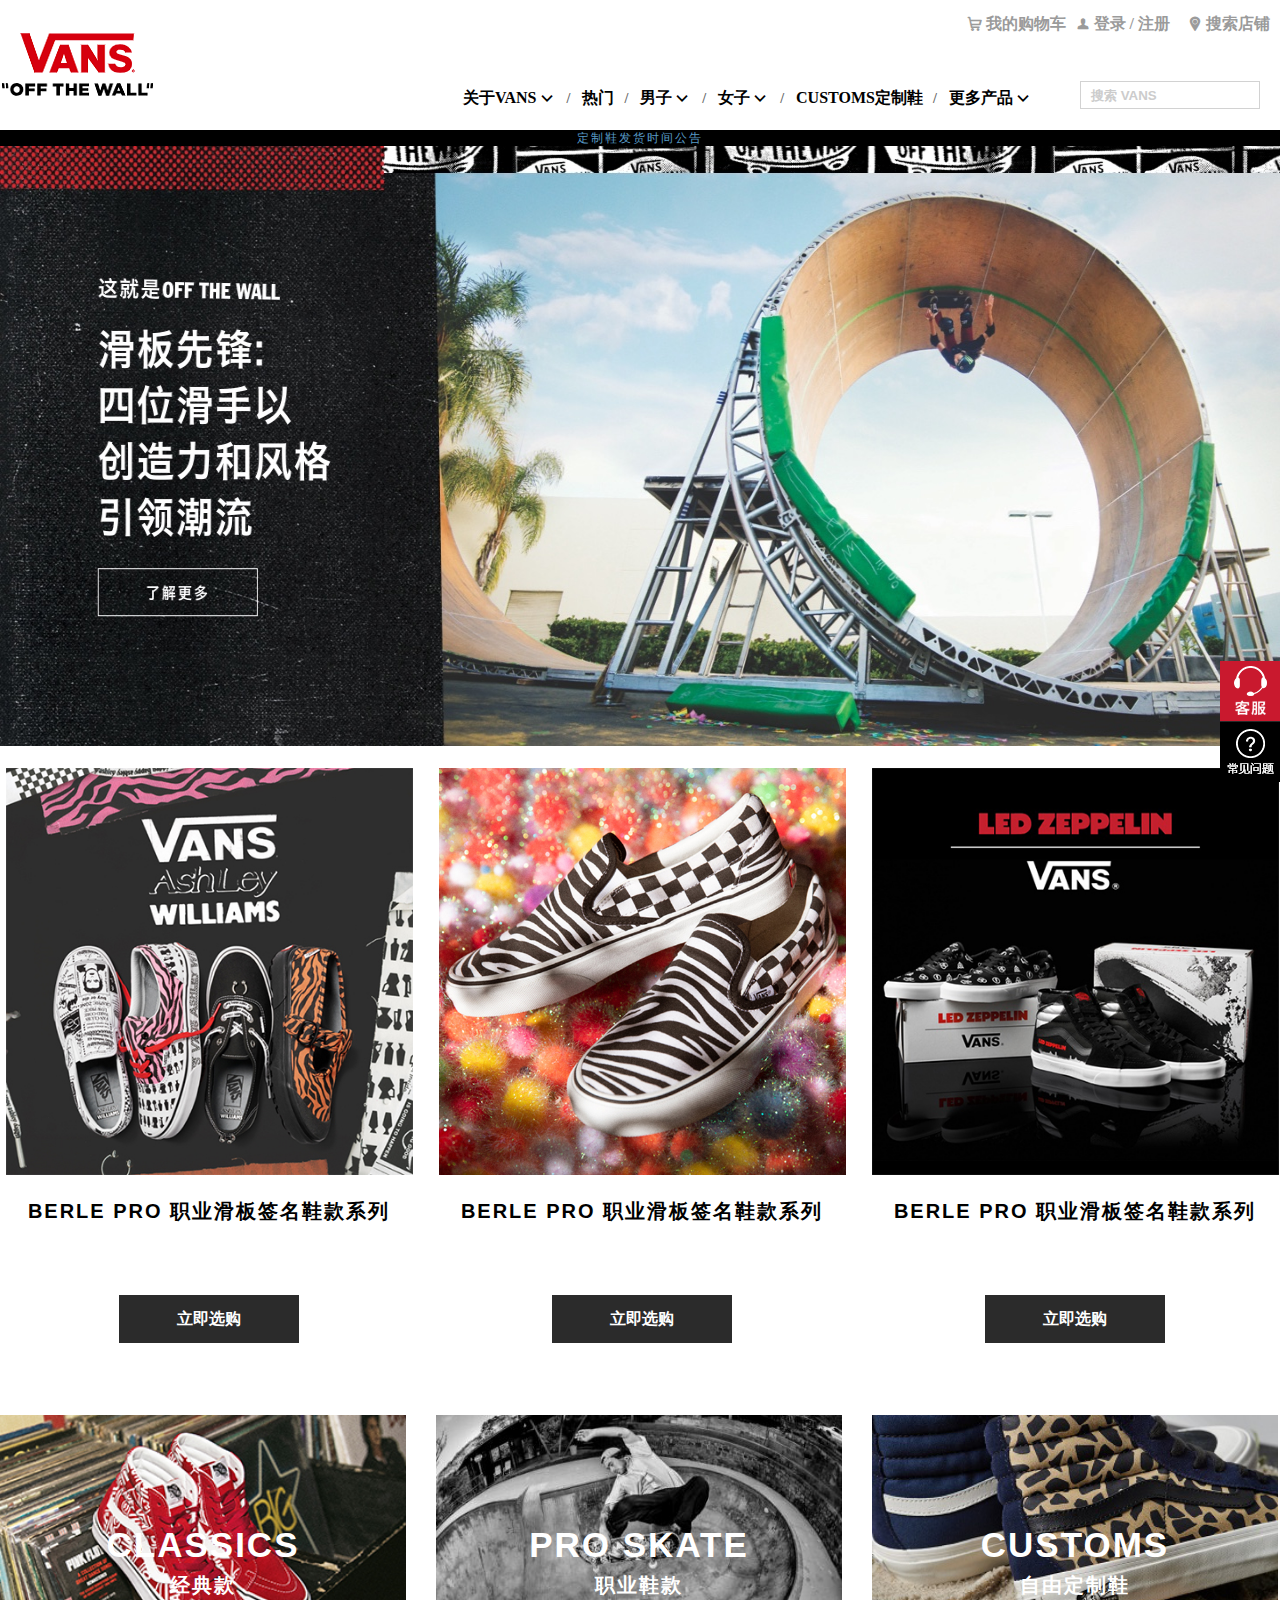
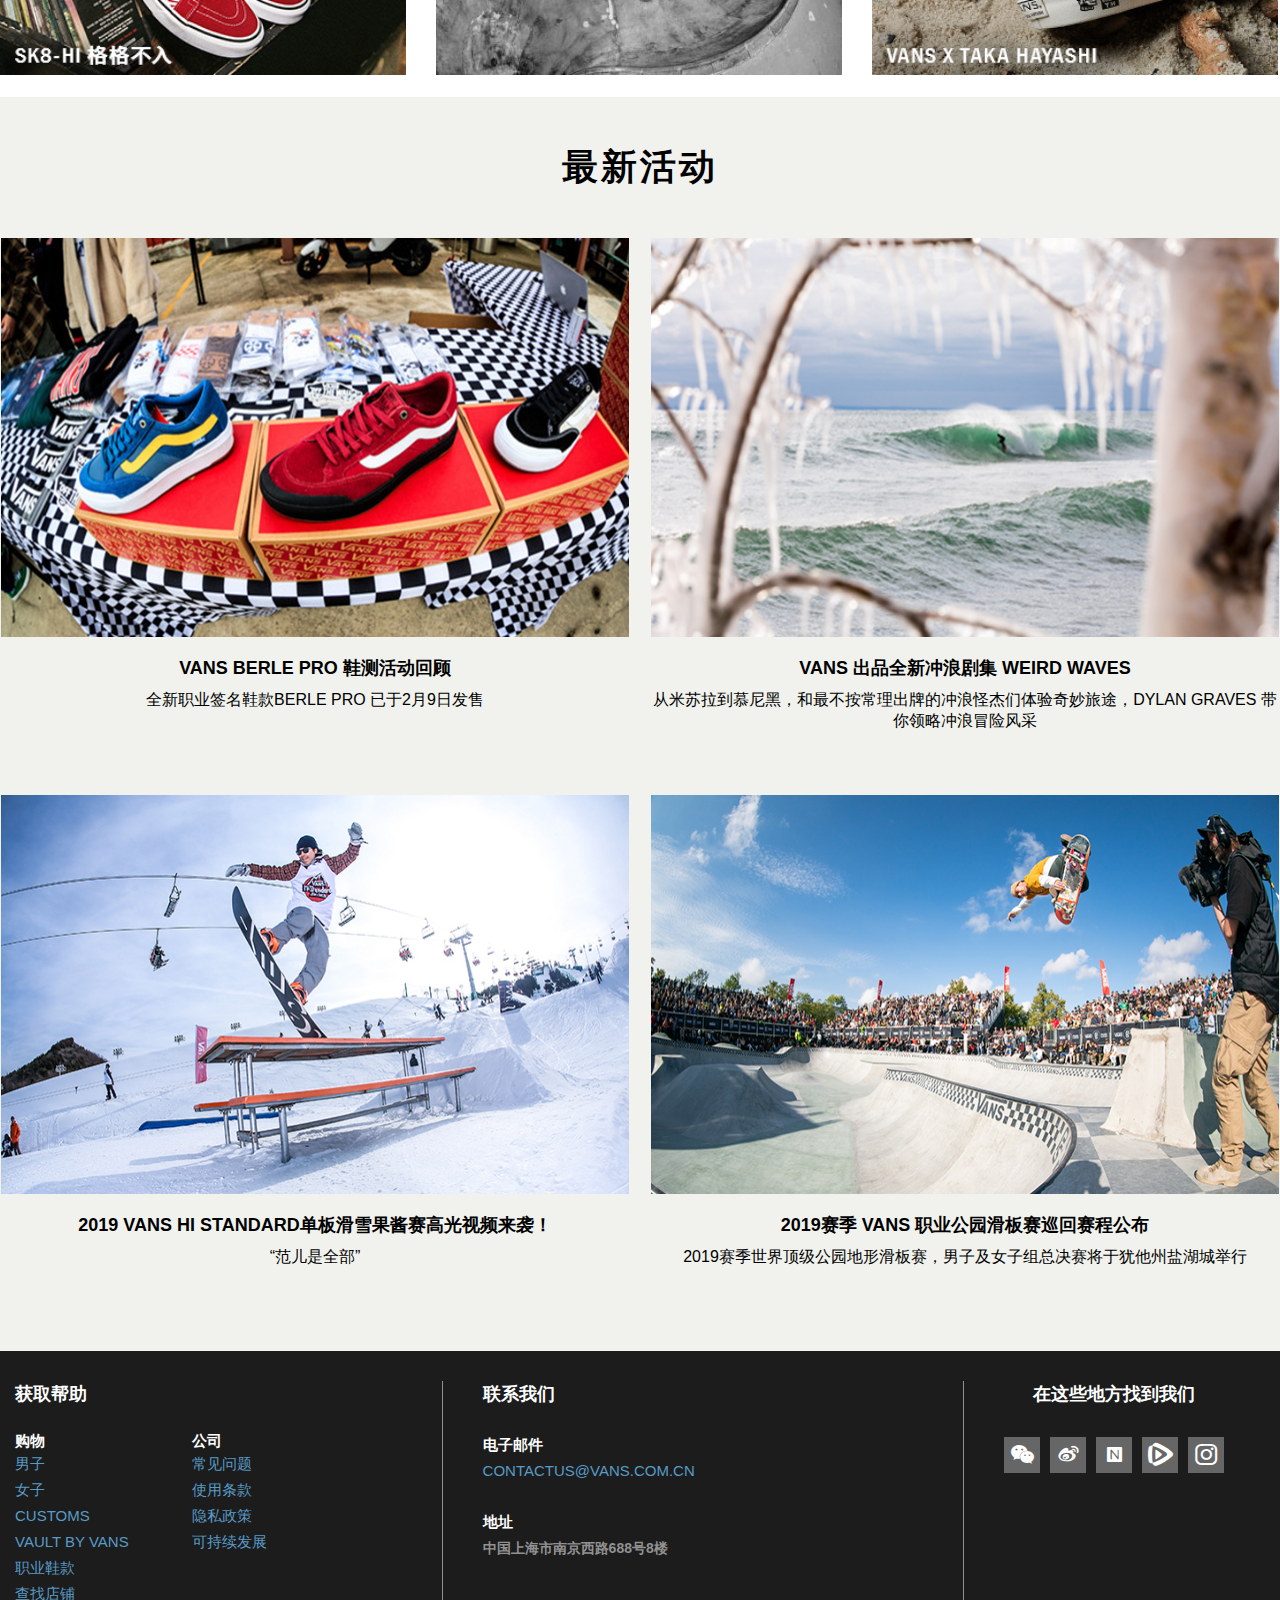
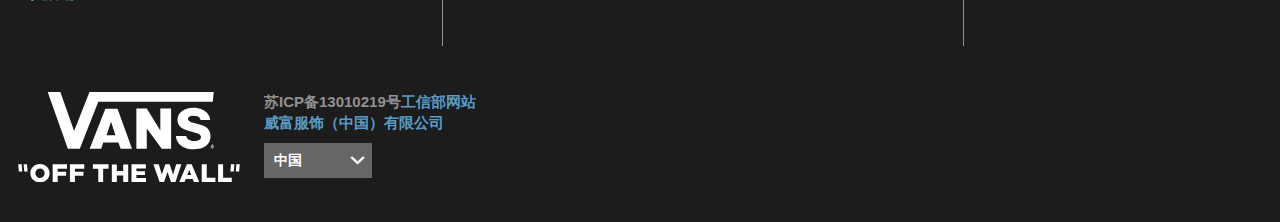
<file: index.html>
<!doctype html>
<html lang="en">
<head>
	<meta charset="UTF-8">
	<title>Document</title>
	<link rel="stylesheet" type="text/css" href="css/header.css">
	<link rel="stylesheet" type="text/css" href="css/index.css">
	<link rel="stylesheet" type="text/css" href="css/iconfont.css">
	<link rel="stylesheet" type="text/css" href="css/footer.css">
</head>
<body>
	<!-- header -->
	<header class="head">
		<!-- headertop -->
		<div class="header">
			<div class="hdtop">
				<div class="hdLinks">
					<a href="#"><i class="iconfont icon-dingwei"></i> 搜索店铺</a>
				</div>
				<div class="hdLogin">
					<a id="hd_reg" href="register.html">注册</a>
					<!-- <div class="hd_tuichu"></div> -->
					<a id="hd_reg_no" href="javascript:;">退出</a>

					<a href="javascript:;" style="color: #9b9b9b;">&nbsp;/&nbsp;</a>
					<a id="hd_log" href="login.html">
						<i class="iconfont icon-denglu"></i> 登录
					</a>
					<a id="hd_log_no" href="#">
						<i class="iconfont icon-denglu"></i>
					</a>	
				</div>
				<div class="hdCart">
					<a href="#"><i class="iconfont icon-gouwuche"></i> 我的购物车</a>
					<span class="hd_my_show"></span>
				</div>

			</div>
		</div>
		<!-- headnav -->
		<div class="hdMenuBox">
			<div class="hdMenu">
				<a class="logo" href="index.html"><img src="img/logo.png"></a>
				<div class="nav">
					<ul>
						<li class="l1">
							<a href="#">关于VANS <i class="iconfont icon-xiajiantou"></i>  <span>/</span><span class="nav_li_jiantou1"></span></a>	
						</li>
						<li>
							<a href="activity.html">热门<span>/</span></a>
						</li>
						<li class="l2">
							<a href="#" >男子 <i class="iconfont icon-xiajiantou"></i>     <span>/</span><span class="nav_li_jiantou2"></a>
						</li>
						<li class="l3">
							<a href="girl.html">女子  <i class="iconfont icon-xiajiantou"></i>     <span>/</span><span class="nav_li_jiantou3"></a>
						</li>
						<li>
							<a href="#">CUSTOMS定制鞋<span>/</span></a>
						</li>
						<li class="l4">
							<a href="#">更多产品  <i class="iconfont icon-xiajiantou"></i><span class="nav_li_jiantou4"></a>
						</li>
					</ul>
				</div>
				<div class="hdSerach">
					<input class="hdtext" type="text" placeholder="搜索 VANS">
    				<!-- <input class="btn" type="button" > -->
				</div>	
			</div>
			<div class="nav_box1">
				<ul class="nav_box1_list1">
					<li><a href="#">THIS IS OFF THE WALL</a></li>
					<li><a href="#">运动员</a></li>
					<li><a href="#">HOUSE OF VANS</a></li>
					<li><a href="#">新闻</a></li>
				</ul>
			</div>
			<div class="nav_box2">
				<ul class="nav_box2_list2">
					<li><a href="#">鞋款</a></li>
					<li><a href="#">服饰</a></li>
					<li><a href="#">配件</a></li>
					<li><a href="#"><img class="nav_imgs" src="img/navbox2.jpg" /></a></li>
				</ul>
			</div>
			<div class="nav_box3">
				<ul class="nav_box3_list3">
					<li><a href="#">鞋款</a></li>
					<li><a href="#">服饰</a></li>
					<li><a href="#">配件</a></li>
					<li><a href="#"><img class="nav_imgs" src="img/navbox1.jpg" /></a></li>
				</ul>
			</div>
			<div class="nav_box4">
				<ul class="nav_box4_list4">
					<li><a href="#">CLASSICS  经典款</a></li>
					<li><a href="#">PRO SKATE 职业鞋款</a></li>
					<li><a href="#">VAULT BY VANS</a></li>
				</ul>
			</div>
			<!-- </div> -->
		</div>
		<!-- 公告 -->
		<div class="gonggao">
			<a class="gtext" href="#">定制鞋发货时间公告</a>
		</div>
	</header>

	<!-- banner -->
	<div class="banner">
		
		<!-- banner_top -->
		<div class="banner_top">
			<a class="banner_img" href="#"><img src="img/bg.jpg"></a>
		</div>

		<!-- banner_center -->
		<div class="ban_cen">
			<div class="banner_center">
				<div class="b_c_left bleft"><i class="iconfont icon-zuojiantou"></i></div>
				<div class="b_c_center">
					<ul class="slideshow">
						<li class="swiper_slide">
							<div class="s_s_img">
								<a href="#"><img src="img/show4.jpg" /></a>
							</div>
							<div class="info">
								<h1><a href="#">BERLE PRO 职业滑板签名鞋款系列</a></h1>
								<p class="choose"><a href="#">立即选购</a></p>			
							</div>
						</li>
						<li class="swiper_slide">
							<div class="s_s_img">
								<a href="#"><img src="img/show5.jpg" /></a>
							</div>
							<div class="info">
								<h1><a href="#">BERLE PRO 职业滑板签名鞋款系列</a></h1>
								<p class="choose"><a href="#">立即选购</a></p>			
							</div>
						</li>
						<li class="swiper_slide">
							<div class="s_s_img">
								<a href="#"><img src="img/show6.jpg" /></a>
							</div>
							<div class="info">
								<h1><a href="#">BERLE PRO 职业滑板签名鞋款系列</a></h1>
								<p class="choose"><a href="#">立即选购</a></p>			
							</div>
						</li>
						<li class="swiper_slide">
							<div class="s_s_img">
								<a href="#"><img src="img/show1.jpg" /></a>
							</div>
							<div class="info">
								<h1><a href="#">BERLE PRO 职业滑板签名鞋款系列</a></h1>
								<p class="choose"><a href="#">立即选购</a></p>			
							</div>
						</li>
						<li class="swiper_slide">
							<div class="s_s_img">
								<a href="#"><img src="img/show2.jpg" /></a>
							</div>
							<div class="info">
								<h1><a href="#">BERLE PRO 职业滑板签名鞋款系列</a></h1>
								<p class="choose"><a href="#">立即选购</a></p>			
							</div>
						</li>
						<li class="swiper_slide">
							<div class="s_s_img">
								<a href="#"><img src="img/show3.jpg" /></a>
							</div>
							<div class="info">
								<h1><a href="#">BERLE PRO 职业滑板签名鞋款系列</a></h1>
								<p class="choose"><a href="#">立即选购</a></p>			
							</div>
						</li>
						<li class="swiper_slide">
							<div class="s_s_img">
								<a href="#"><img src="img/show4.jpg" /></a>
							</div>
							<div class="info">
								<h1><a href="#">BERLE PRO 职业滑板签名鞋款系列</a></h1>
								<p class="choose"><a href="#">立即选购</a></p>			
							</div>
						</li>
						<li class="swiper_slide">
							<div class="s_s_img">
								<a href="#"><img src="img/show5.jpg" /></a>
							</div>
							<div class="info">
								<h1><a href="#">BERLE PRO 职业滑板签名鞋款系列</a></h1>
								<p class="choose"><a href="#">立即选购</a></p>			
							</div>
						</li>
						<li class="swiper_slide">
							<div class="s_s_img">
								<a href="#"><img src="img/show6.jpg" /></a>
							</div>
							<div class="info">
								<h1><a href="#">BERLE PRO 职业滑板签名鞋款系列</a></h1>
								<p class="choose"><a href="#">立即选购</a></p>			
							</div>
						</li>
	 				</ul>
				</div>
				<div class="b_c_right rleft"><i class="iconfont icon-youjiantou"></i></div>
			</div>
		</div>
		<!-- banner_bottom -->
		<div class="ban_bot">
			<div class="banner_bottom">
			<ul class="group">
				<li class="group_list">
					<a href="#"><img src="img/group1.jpg" />
						<span class="g_text1">CLASSICS</span>
						<span class="g_text2">经典款</span>
					</a>
				</li>
				<li class="group_list g_l_padd">
					<a href="#"><img src="img/group2.jpg" />
						<span class="g_text1">PRO SKATE</span>
						<span class="g_text2">职业鞋款</span>
					</a>
				</li>
				<li class="group_list last_g_li">
					<a href="#"><img src="img/group3.jpg" />
						<span class="g_text1">CUSTOMS</span>
						<span class="g_text2">自由定制鞋</span>
					</a>
				</li>
			</ul>
			</div>
		</div>
	</div>

	<!-- activity_section -->
	<section class="activity">
		<section class="activity_section">
		<div class="act_title">
			<span>最新活动</span>
		</div>
		<ul class="act_list">
			<li class="act_list_li">
				<a href="#"><img src="img/act1.jpg" />
					<p class="act_text1">VANS BERLE PRO 鞋测活动回顾</p>
					<p class="act_text2">全新职业签名鞋款BERLE PRO 已于2月9日发售</p>
				</a>
			</li>
			<li class="act_list_li clearli">
				<a href="#"><img src="img/act2.jpg" />
					<p class="act_text1">VANS 出品全新冲浪剧集 WEIRD WAVES</p>
					<p class="act_text2">从米苏拉到慕尼黑，和最不按常理出牌的冲浪怪杰们体验奇妙旅途，DYLAN GRAVES 带你领略冲浪冒险风采</p>
				</a>
			</li>
			<li class="act_list_li">
				<a href="#"><img src="img/act3.jpg" />
					<p class="act_text1">2019 VANS HI STANDARD单板滑雪果酱赛高光视频来袭！</p>
					<p class="act_text2">“范儿是全部”</p>
				</a>
			</li>
			<li class="act_list_li clearli">
				<a href="#"><img src="img/act4.jpg" />
					<p class="act_text1">2019赛季 VANS 职业公园滑板赛巡回赛程公布</p>
					<p class="act_text2">2019赛季世界顶级公园地形滑板赛，男子及女子组总决赛将于犹他州盐湖城举行</p>
				</a>
			</li>
		</ul>
		</section>
	</section>

	<!-- footer -->
	<div class="foot">
		<div class="maxFooter">
			<div class="footer">
				<div class="foot_l">
				<h3 class="f_title">获取帮助</h3>
				<div class="f_article">
					<ul class="f_art_left">
						<h4>购物</h4>
						<li><a href="#">男子</a></li>
						<li><a href="#">女子</a></li>
						<li><a href="#">CUSTOMS</a></li>
						<li><a href="#">VAULT BY VANS</a></li>
						<li><a href="#">职业鞋款</a></li>
						<li><a href="#">查找店铺</a></li>
					</ul>
					<ul class="f_art_right">
						<h4>公司</h4>
						<li><a href="#">常见问题</a></li>
						<li><a href="#">使用条款</a></li>
						<li><a href="#">隐私政策</a></li>
						<li><a href="#">可持续发展</a></li>
					</ul>
				</div>
				</div>
				<div class="foot_c">
					<h3 class="f_title">联系我们</h3>
					<ul class="f_c_center">
						<h4>电子邮件</h4>	
						<li class="f_c_c_li1"><a href="">CONTACTUS@VANS.COM.CN</a></li>
						<h4>地址</h4>
						<li class="f_c_c_li2">中国上海市南京西路688号8楼</li>
					</ul>
				</div>
				<div class="foot_r">	
					<ul class="f_suerlook">
						<h3 class="f_title">在这些地方找到我们</h3>
						<li>
							<a href="#" title="微信"><i class="iconfont icon-weixin"></i></a>
						</li>
						<li>
							<a href="#" title="新浪微博"><i class="iconfont icon-weibo"></i></a>
						</li>
						<li>
							<a href="#" title="nice"><i class="iconfont icon-n"></i></a>
						</li>
						<li>
							<a href="#" title="腾讯视频专区"><i class="iconfont icon-tengxunshipin"></a></i>
						</li>
						<li>
							<a href="#" title="instagram"><i class="iconfont icon-Instagram"></i></a>
						</li>
					</ul>
				</div>
			</div>	
			<div class="f_buttom">
				<img src="img/f_logo.png" />
				<div class="f_b_right">
				<p><a href="#">苏ICP备13010219号</a><span>工信部网站</span></p>
				<p><span>威富服饰（中国）有限公司</span></p>
				<div class="f_b_country">
					<div class="f_b_title">
						<span>中国</span><i class="iconfont icon-xiajiantou"></i>
					</div>
					<div class="country_list">
						<ul class="c_list">
							<li><a href="#">中国</a></li>
							<li><a href="#">中国香港（繁体中文）</a></li>
							<li><a href="#">中国香港（英文）</a></li>
							<li><a href="#">中国台湾</a></li>
							<li><a href="#">阿根廷</a></li>
							<li><a href="#">爱尔兰</a></li>
							<li><a href="#">奥地利</a></li>
							<li><a href="#">澳大利亚</a></li>
							<li><a href="#">巴西</a></li>
							<li><a href="#">波兰</a></li>
							<li><a href="#">德国</a></li>
							<li><a href="#">俄罗斯</a></li>
							<li><a href="#">法国</a></li>
							<li><a href="#">韩国</a></li>
							<li><a href="#">荷兰</a></li>
							<li><a href="#">加拿大（法语）</a></li>
							<li><a href="#">加拿大（英语）</a></li>
							<li><a href="#">马来西亚</a></li>
							<li><a href="#">美国</a></li>
							<li><a href="#">墨西哥（西班牙语）</a></li>
							<li><a href="#">葡萄牙</a></li>
							<li><a href="#">日本</a></li>
							<li><a href="#">瑞典</a></li>
							<li><a href="#">瑞士</a></li>
							<li><a href="#">土耳其</a></li>
							<li><a href="#">西班牙</a></li>
							<li><a href="#">新加坡</a></li>
							<li><a href="#">新西兰</a></li>
							<li><a href="#">以色列</a></li>
							<li><a href="#">意大利</a></li>
							<li><a href="#">印度</a></li>
							<li><a href="#">英国</a></li>
						</ul>						
					</div>
				</div>				
				</div>
			</div>	
		</div>
	</div>
	
	<!-- 悬浮 -->
	<div class="service">
		<a href="#" title="客服"><img src="img/kf.png" /></a>
		<a href="#" ><img src="img/cjwt.png" /></a>
		<div class="zhiding">
			<img src="img/zd.png" />			
		</div>
	</div>


</body>
</html>
<script type="text/javascript" src="js/jquery-1.8.3.min.js"></script>
<script type="text/javascript" src="js/cookieTools.js"></script>
<script type="text/javascript" src="js/header.js"></script>
<script type="text/javascript" src="js/index.js"></script>
</file>
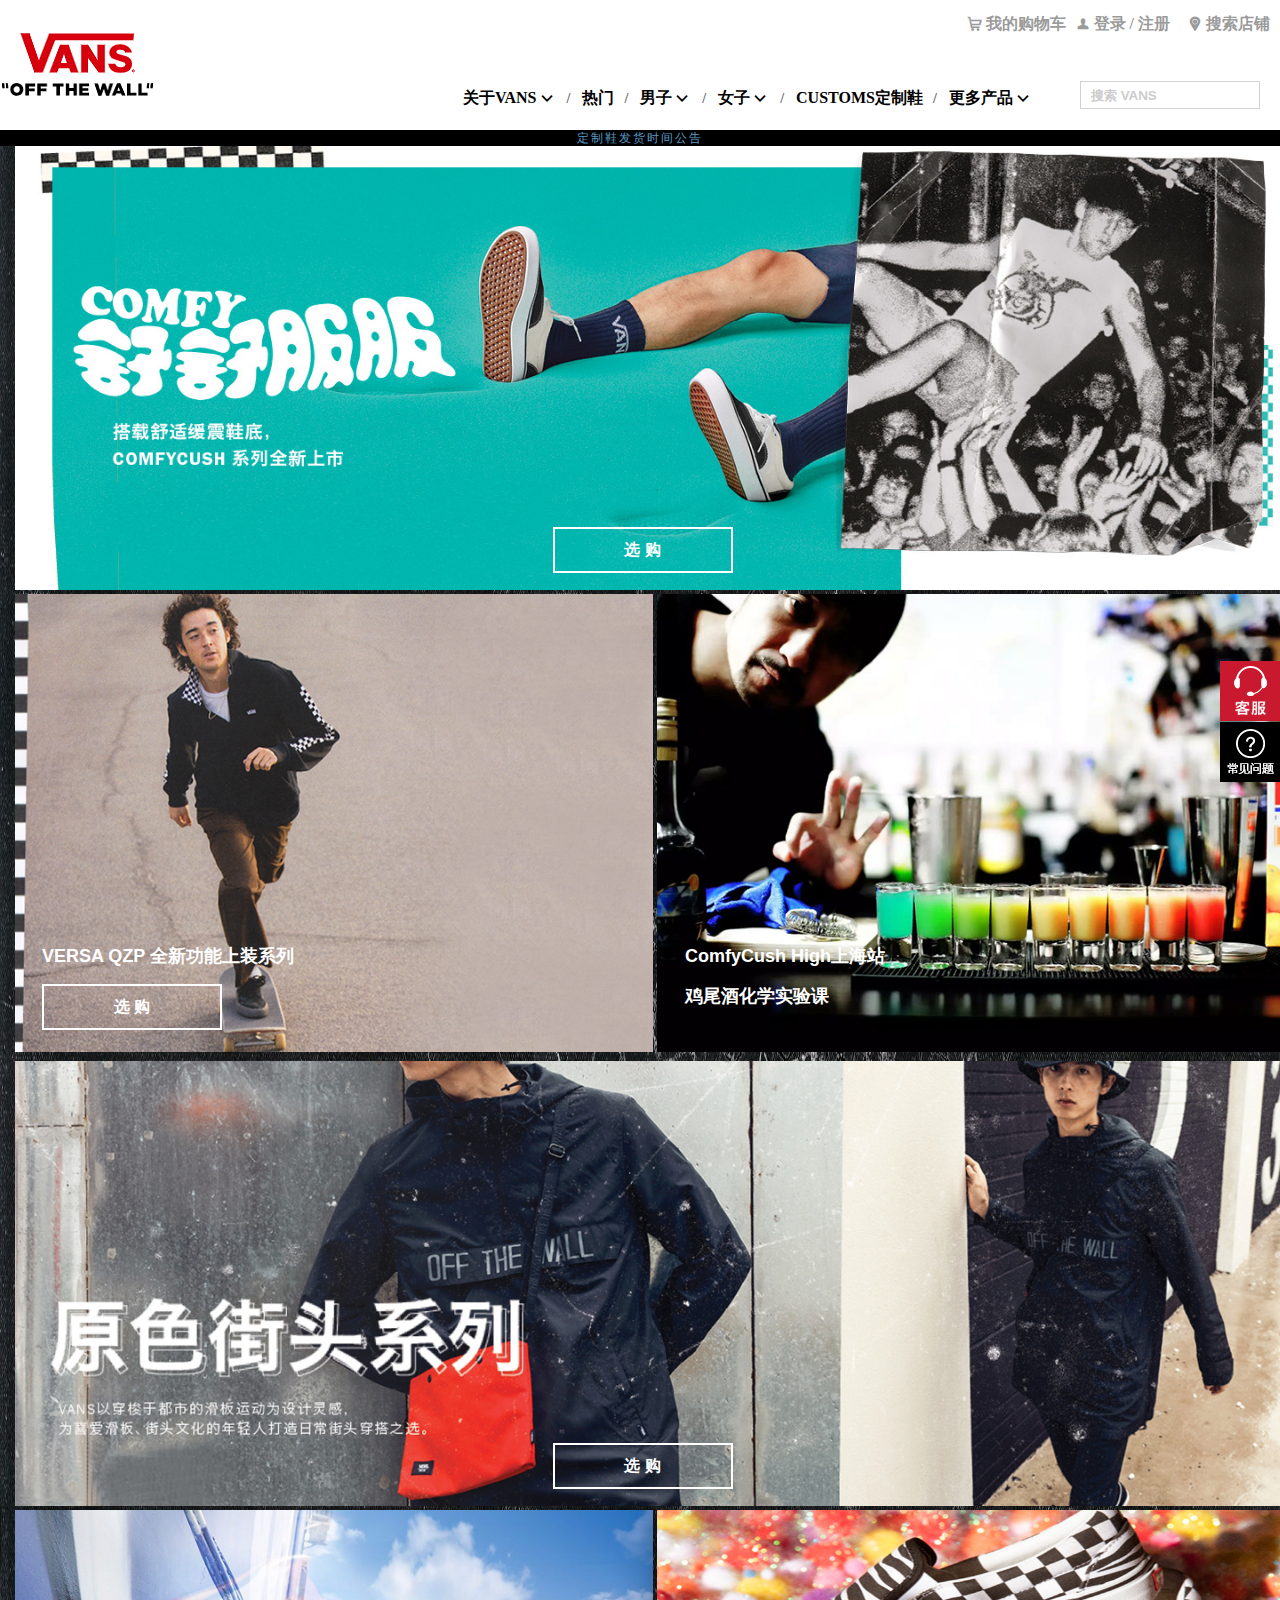
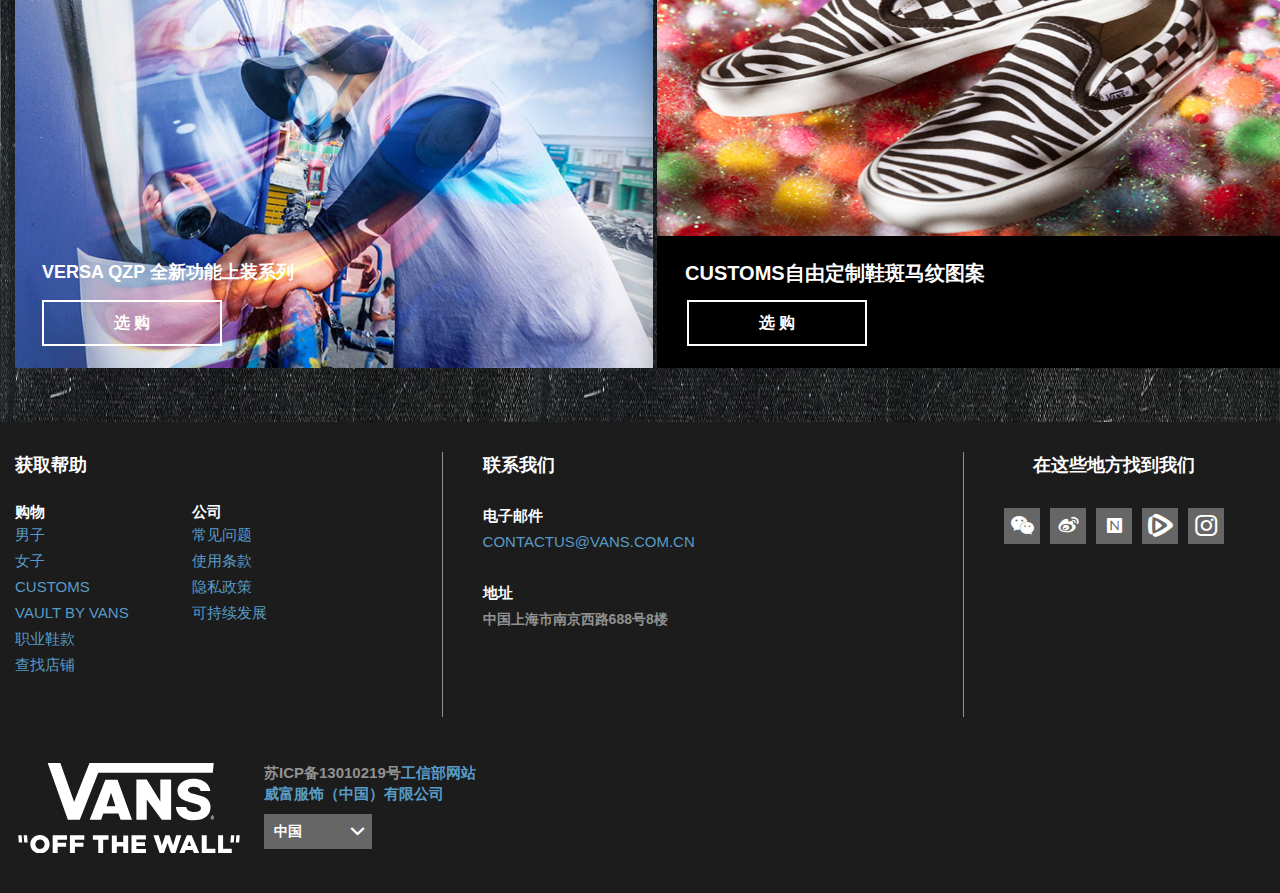
<file: activity.html>
<!doctype html>
<html lang="en">
<head>
	<meta charset="UTF-8">
	<title>Document</title>
	<link rel="stylesheet" type="text/css" href="css/header.css">
	<link rel="stylesheet" type="text/css" href="css/iconfont.css">
    <link rel="stylesheet" type="text/css" href="css/footer.css">
	<link rel="stylesheet" type="text/css" href="css/activity.css">	    	
</head>
<body>
	<!-- header -->
	<header class="head">
		<!-- headertop -->
		<div class="header">
			<div class="hdtop">
				<div class="hdLinks">
					<a href="#"><i class="iconfont icon-dingwei"></i> 搜索店铺</a>
				</div>
				<div class="hdLogin">
					<a id="hd_reg" href="register.html">注册</a>
					<a id="hd_reg_no" href="javascript:;">退出</a>

					<a href="javascript:;" style="color: #9b9b9b;">&nbsp;/&nbsp;</a>
					<a id="hd_log" href="login.html">
						<i class="iconfont icon-denglu"></i> 登录
					</a>
					<a id="hd_log_no" href="#">
						<i class="iconfont icon-denglu"></i>
					</a>	
				</div>
				<div class="hdCart">
					<a href="#"><i class="iconfont icon-gouwuche"></i> 我的购物车</a>
					<span class="hd_my_show"></span>
				</div>

			</div>
		</div>
		<!-- headnav -->
		<div class="hdMenuBox">
			<div class="hdMenu">
				<a class="logo" href="index.html"><img src="img/logo.png"></a>
				<div class="nav">
					<ul>
						<li class="l1">
							<a href="#">关于VANS <i class="iconfont icon-xiajiantou"></i>  <span>/</span><span class="nav_li_jiantou1"></span></a>	
						</li>
						<li>
							<a href="#">热门<span>/</span></a>
						</li>
						<li class="l2">
							<a href="#" >男子 <i class="iconfont icon-xiajiantou"></i>     <span>/</span><span class="nav_li_jiantou2"></a>
						</li>
						<li class="l3">
							<a href="girl.html">女子  <i class="iconfont icon-xiajiantou"></i>     <span>/</span><span class="nav_li_jiantou3"></a>
						</li>
						<li>
							<a href="#">CUSTOMS定制鞋<span>/</span></a>
						</li>
						<li class="l4">
							<a href="#">更多产品  <i class="iconfont icon-xiajiantou"></i><span class="nav_li_jiantou4"></a>
						</li>
					</ul>
				</div>
				<div class="hdSerach">
					<input class="hdtext" type="text" placeholder="搜索 VANS">
    				<!-- <input class="btn" type="button" > -->
				</div>	
			</div>
			<div class="nav_box1">
				<ul class="nav_box1_list1">
					<li><a href="#">THIS IS OFF THE WALL</a></li>
					<li><a href="#">运动员</a></li>
					<li><a href="#">HOUSE OF VANS</a></li>
					<li><a href="#">新闻</a></li>
				</ul>
			</div>
			<div class="nav_box2">
				<ul class="nav_box2_list2">
					<li><a href="#">鞋款</a></li>
					<li><a href="#">服饰</a></li>
					<li><a href="#">配件</a></li>
					<li><a href="#"><img class="nav_imgs" src="img/navbox2.jpg" /></a></li>
				</ul>
			</div>
			<div class="nav_box3">
				<ul class="nav_box3_list3">
					<li><a href="#">鞋款</a></li>
					<li><a href="#">服饰</a></li>
					<li><a href="#">配件</a></li>
					<li><a href="#"><img class="nav_imgs" src="img/navbox1.jpg" /></a></li>
				</ul>
			</div>
			<div class="nav_box4">
				<ul class="nav_box4_list4">
					<li><a href="#">CLASSICS  经典款</a></li>
					<li><a href="#">PRO SKATE 职业鞋款</a></li>
					<li><a href="#">VAULT BY VANS</a></li>
				</ul>
			</div>
			<!-- </div> -->
		</div>
		<!-- 公告 -->
		<div class="gonggao">
			<a class="gtext" href="#">定制鞋发货时间公告</a>
		</div>
	</header>

    <!-- content -->
    <section>
        <div class="content1">
            <img src="img/a1.jpg" />
            <a href="#" class="xuangou">选 购</a>
        </div>
        <div class="content2">
            <div class="con2_left">
                <img src="img/a2.jpg" />
                <h3 class="left_h2">VERSA QZP 全新功能上装系列</h3>
                <a href="#" class="xuangou xg_p">选 购</a>
            </div>

            <div class="con2_right">
                <img src="img/a3.jpg" />
                <h3 class="left_h2  rig1">ComfyCush High上海站</h3>
                <h4 class="left_h2 rig2">鸡尾酒化学实验课</h4>
            </div>
        </div>
        <div class="content1 bot">
                <img src="img/a4.jpg" />
                <a href="#" class="xuangou">选 购</a>
        </div>
        <div class="content2">
            <div class="con2_left">
                <img src="img/a5.jpg" />
                <h3 class="left_h2">VERSA QZP 全新功能上装系列</h3>
                <a href="#" class="xuangou xg_p">选 购</a>
            </div>

            <div class="con2_right rig_two">
                <img class="rig_img" src="img/a6.jpg" />
                <h3 class="left_h2  rig1 rig1_1">CUSTOMS自由定制鞋斑马纹图案</h3>
                <a href="#" class="xuangou xg_p1">选 购</a>
            </div>
        </div>
    </section>
	

	<!-- footer-->
	<div class="foot">
		<div class="maxFooter">
			<div class="footer">
				<div class="foot_l">
				<h3 class="f_title">获取帮助</h3>
				<div class="f_article">
					<ul class="f_art_left">
						<h4>购物</h4>
						<li><a href="#">男子</a></li>
						<li><a href="#">女子</a></li>
						<li><a href="#">CUSTOMS</a></li>
						<li><a href="#">VAULT BY VANS</a></li>
						<li><a href="#">职业鞋款</a></li>
						<li><a href="#">查找店铺</a></li>
					</ul>
					<ul class="f_art_right">
						<h4>公司</h4>
						<li><a href="#">常见问题</a></li>
						<li><a href="#">使用条款</a></li>
						<li><a href="#">隐私政策</a></li>
						<li><a href="#">可持续发展</a></li>
					</ul>
				</div>
				</div>
				<div class="foot_c">
					<h3 class="f_title">联系我们</h3>
					<ul class="f_c_center">
						<h4>电子邮件</h4>	
						<li class="f_c_c_li1"><a href="">CONTACTUS@VANS.COM.CN</a></li>
						<h4>地址</h4>
						<li class="f_c_c_li2">中国上海市南京西路688号8楼</li>
					</ul>
				</div>
				<div class="foot_r">	
					<ul class="f_suerlook">
						<h3 class="f_title">在这些地方找到我们</h3>
						<li>
							<a href="#" title="微信"><i class="iconfont icon-weixin"></i></a>
						</li>
						<li>
							<a href="#" title="新浪微博"><i class="iconfont icon-weibo"></i></a>
						</li>
						<li>
							<a href="#" title="nice"><i class="iconfont icon-n"></i></a>
						</li>
						<li>
							<a href="#" title="腾讯视频专区"><i class="iconfont icon-tengxunshipin"></a></i>
						</li>
						<li>
							<a href="#" title="instagram"><i class="iconfont icon-Instagram"></i></a>
						</li>
					</ul>
				</div>
			</div>	
			<div class="f_buttom">
				<img src="img/f_logo.png" />
				<div class="f_b_right">
				<p><a href="#">苏ICP备13010219号</a><span>工信部网站</span></p>
				<p><span>威富服饰（中国）有限公司</span></p>
				<div class="f_b_country">
					<div class="f_b_title">
						<span>中国</span><i class="iconfont icon-xiajiantou"></i>
					</div>
					<div class="country_list">
						<ul class="c_list">
							<li><a href="#">中国</a></li>
							<li><a href="#">中国香港（繁体中文）</a></li>
							<li><a href="#">中国香港（英文）</a></li>
							<li><a href="#">中国台湾</a></li>
							<li><a href="#">阿根廷</a></li>
							<li><a href="#">爱尔兰</a></li>
							<li><a href="#">奥地利</a></li>
							<li><a href="#">澳大利亚</a></li>
							<li><a href="#">巴西</a></li>
							<li><a href="#">波兰</a></li>
							<li><a href="#">德国</a></li>
							<li><a href="#">俄罗斯</a></li>
							<li><a href="#">法国</a></li>
							<li><a href="#">韩国</a></li>
							<li><a href="#">荷兰</a></li>
							<li><a href="#">加拿大（法语）</a></li>
							<li><a href="#">加拿大（英语）</a></li>
							<li><a href="#">马来西亚</a></li>
							<li><a href="#">美国</a></li>
							<li><a href="#">墨西哥（西班牙语）</a></li>
							<li><a href="#">葡萄牙</a></li>
							<li><a href="#">日本</a></li>
							<li><a href="#">瑞典</a></li>
							<li><a href="#">瑞士</a></li>
							<li><a href="#">土耳其</a></li>
							<li><a href="#">西班牙</a></li>
							<li><a href="#">新加坡</a></li>
							<li><a href="#">新西兰</a></li>
							<li><a href="#">以色列</a></li>
							<li><a href="#">意大利</a></li>
							<li><a href="#">印度</a></li>
							<li><a href="#">英国</a></li>
						</ul>						
					</div>
				</div>				
				</div>
			</div>	
		</div>
	</div>
	
	<!-- 悬浮 -->
	<div class="service">
		<a href="#" title="客服"><img src="img/kf.png" /></a>
		<a href="#" ><img src="img/cjwt.png" /></a>
		<div class="zhiding">
			<img src="img/zd.png" />			
		</div>
	</div>
</body>
</html>
<script type="text/javascript" src="js/jquery-1.8.3.min.js"></script>
<script type="text/javascript" src="js/cookieTools.js"></script>
<script type="text/javascript" src="js/header.js"></script>
</file>
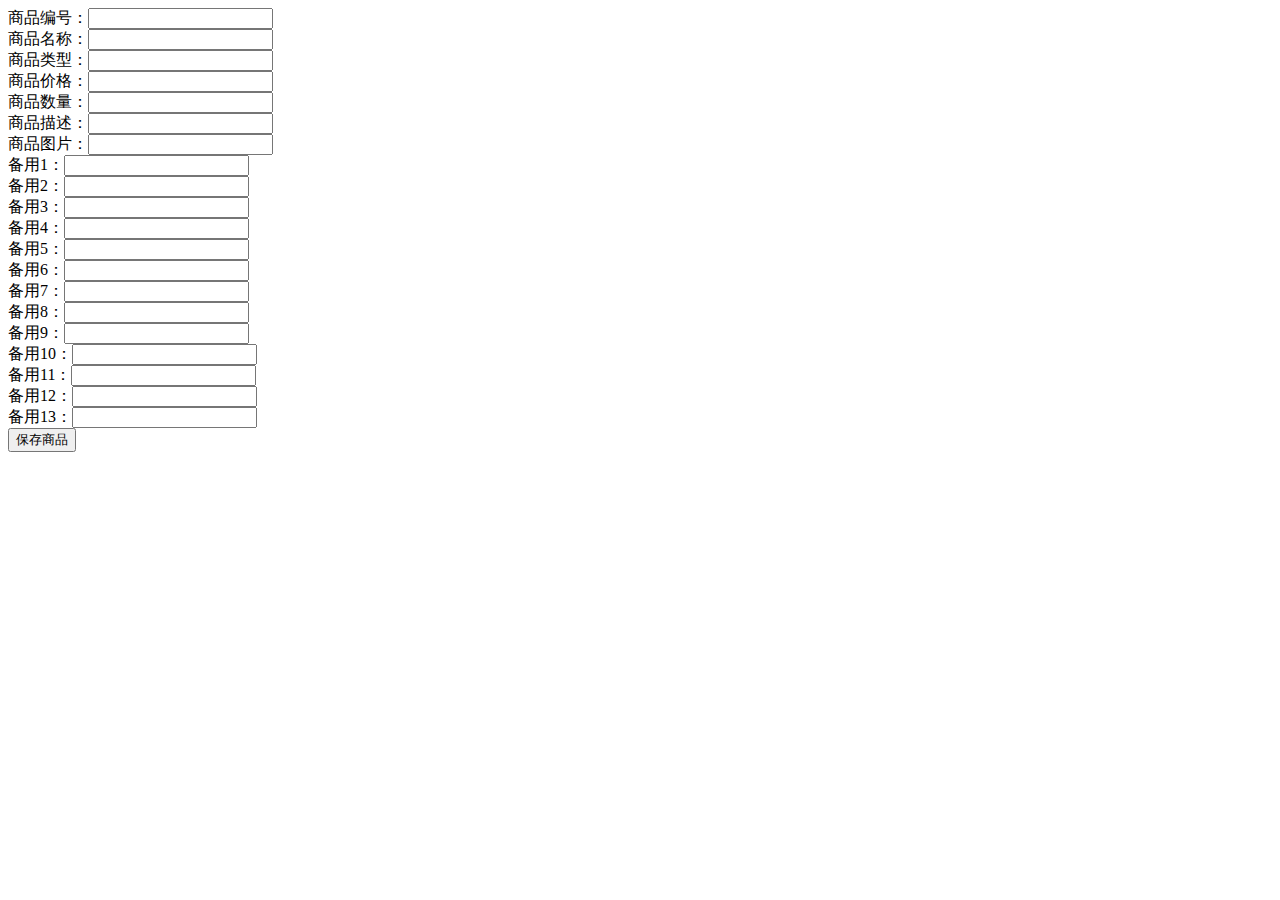
<file: addGoods.html>
<!DOCTYPE html>
<html>
	<head>
		<meta charset="utf-8" />
		<title></title>
	</head>
	<body>
	<form action="php/saveGoods.php" method="post">
		商品编号：<input type="text" name="goodsId" /><br/>
		商品名称：<input type="text" name="goodsName" /><br/>
		商品类型：<input type="text" name="goodsType" /><br/>
		商品价格：<input type="text" name="goodsPrice" /><br/>
		商品数量：<input type="text" name="goodsCount" /><br/>
		商品描述：<input type="text" name="goodsDesc" /><br/>
		商品图片：<input type="text" name="goodsImg" /><br/>
		备用1：<input type="text"  name="beiyong1" /><br/>
		备用2：<input type="text"  name="beiyong2" /><br/>
		备用3：<input type="text"  name="beiyong3" /><br/>
		备用4：<input type="text"  name="beiyong4" /><br/>
		备用5：<input type="text"  name="beiyong5" /><br/>
		备用6：<input type="text"  name="beiyong6" /><br/>
		备用7：<input type="text"  name="beiyong7" /><br/>
		备用8：<input type="text"  name="beiyong8" /><br/>
		备用9：<input type="text"  name="beiyong9" /><br/>
		备用10：<input type="text" name="beiyong10" /><br/>
		备用11：<input type="text" name="beiyong11" /><br/>
		备用12：<input type="text" name="beiyong12" /><br/>
		备用13：<input type="text" name="beiyong13" /><br/>
		<input type="submit" value="保存商品" />
	</form>
		
	</body>
</html>
</file>
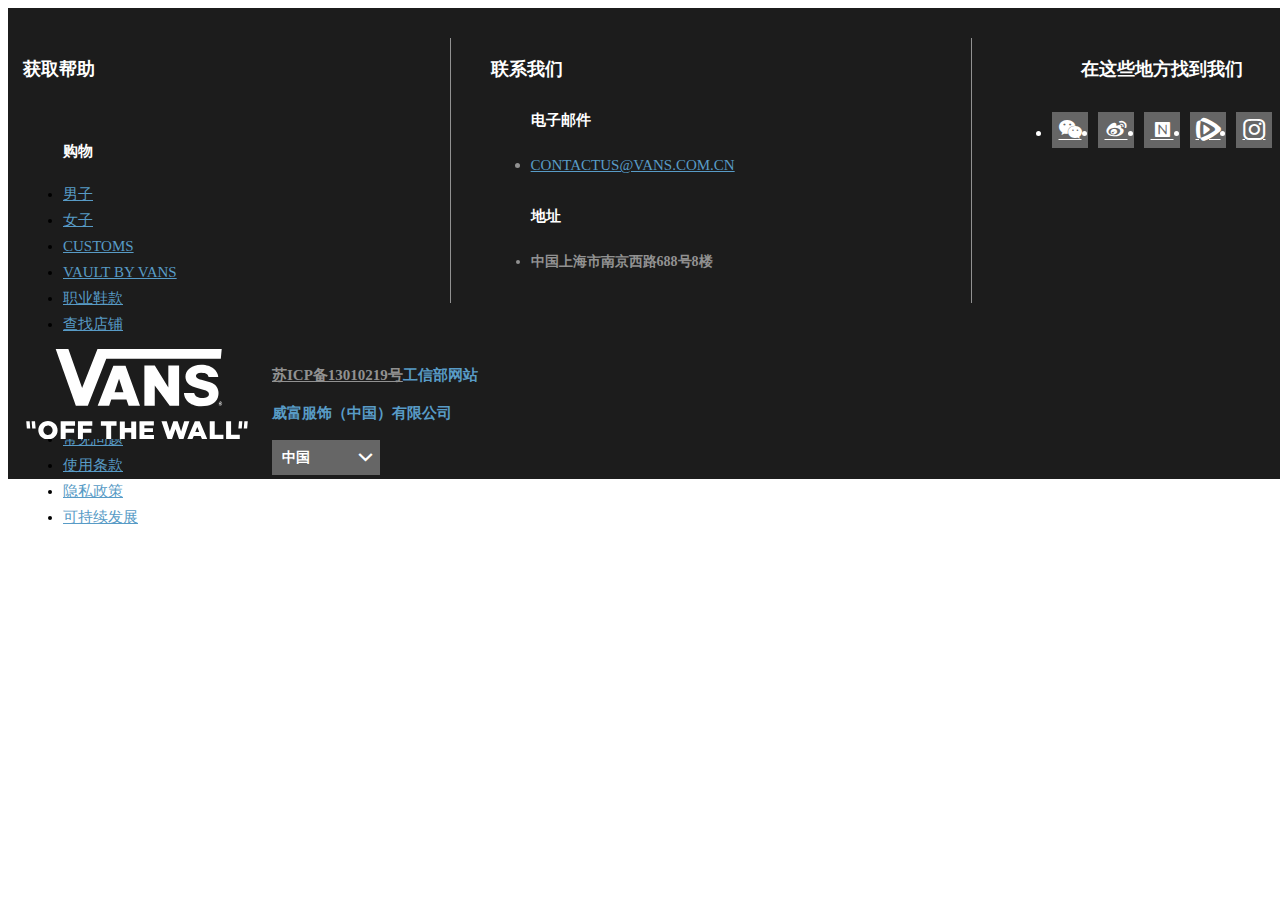
<file: foot.html>
<!doctype html>
<html lang="en">
<head>
	<meta charset="UTF-8">
	<title>Document</title>
	<link rel="stylesheet" type="text/css" href="css/footer.css">
	<link rel="stylesheet" type="text/css" href="css/iconfont.css">
</head>
<body>
	<div class="maxFooter">
		<div class="footer">
			<div class="foot_l">
				<h3 class="f_title">获取帮助</h3>
				<div class="f_article">
					<ul class="f_art_left">
						<h4>购物</h4>
						<li><a href="#">男子</a></li>
						<li><a href="#">女子</a></li>
						<li><a href="#">CUSTOMS</a></li>
						<li><a href="#">VAULT BY VANS</a></li>
						<li><a href="#">职业鞋款</a></li>
						<li><a href="#">查找店铺</a></li>
					</ul>
					<ul class="f_art_right">
						<h4>公司</h4>
						<li><a href="#">常见问题</a></li>
						<li><a href="#">使用条款</a></li>
						<li><a href="#">隐私政策</a></li>
						<li><a href="#">可持续发展</a></li>
					</ul>
				</div>
			</div>
			<div class="foot_c">
				<h3 class="f_title">联系我们</h3>
				<ul class="f_c_center">
					<h4>电子邮件</h4>	
					<li class="f_c_c_li1"><a href="">CONTACTUS@VANS.COM.CN</a></li>
					<h4>地址</h4>
					<li class="f_c_c_li2">中国上海市南京西路688号8楼</li>
				</ul>
			</div>
			<div class="foot_r">	
				<ul class="f_suerlook">
					<h3 class="f_title">在这些地方找到我们</h3>
					<li><a href="#"><i class="iconfont icon-weixin"></i></a></li>
					<li><a href="#"><i class="iconfont icon-weibo"></i></a></li>
					<li><a href="#"><i class="iconfont icon-n"></i></a></li>
					<li><a href="#"><i class="iconfont icon-tengxunshipin"></i></a></li>
					<li><a href="#"><i class="iconfont icon-Instagram"></i></a></li>
				</ul>
			</div>
		</div>	
		<div class="f_buttom">
			<img src="img/f_logo.png" />
			<div class="f_b_right">
				<p><a href="#">苏ICP备13010219号</a><span>工信部网站</span></p>
				<p><span>威富服饰（中国）有限公司</span></p>
				<div class="f_b_country">
					<div class="f_b_title">
						<span>中国</span><i class="iconfont icon-xiajiantou"></i>
					</div>
					<div class="country_list">
						<ul class="c_list">
							<li><a href="#">中国</a></li>
							<li><a href="#">中国香港（繁体中文）</a></li>
							<li><a href="#">中国香港（英文）</a></li>
							<li><a href="#">中国台湾</a></li>
							<li><a href="#">阿根廷</a></li>
							<li><a href="#">爱尔兰</a></li>
							<li><a href="#">奥地利</a></li>
							<li><a href="#">澳大利亚</a></li>
							<li><a href="#">巴西</a></li>
							<li><a href="#">波兰</a></li>
							<li><a href="#">德国</a></li>
							<li><a href="#">俄罗斯</a></li>
							<li><a href="#">法国</a></li>
							<li><a href="#">韩国</a></li>
							<li><a href="#">荷兰</a></li>
							<li><a href="#">加拿大（法语）</a></li>
							<li><a href="#">加拿大（英语）</a></li>
							<li><a href="#">马来西亚</a></li>
							<li><a href="#">美国</a></li>
							<li><a href="#">墨西哥（西班牙语）</a></li>
							<li><a href="#">葡萄牙</a></li>
							<li><a href="#">日本</a></li>
							<li><a href="#">瑞典</a></li>
							<li><a href="#">瑞士</a></li>
							<li><a href="#">土耳其</a></li>
							<li><a href="#">西班牙</a></li>
							<li><a href="#">新加坡</a></li>
							<li><a href="#">新西兰</a></li>
							<li><a href="#">以色列</a></li>
							<li><a href="#">意大利</a></li>
							<li><a href="#">印度</a></li>
							<li><a href="#">英国</a></li>
						</ul>						
					</div>
				</div>				
			</div>
		</div>	
	</div>
</body>
<div></div>
</html>
<script type="text/javascript" src="js/jquery-1.8.3.min.js"></script>
<script type="text/javascript" src="js/header.js"></script>
</file>
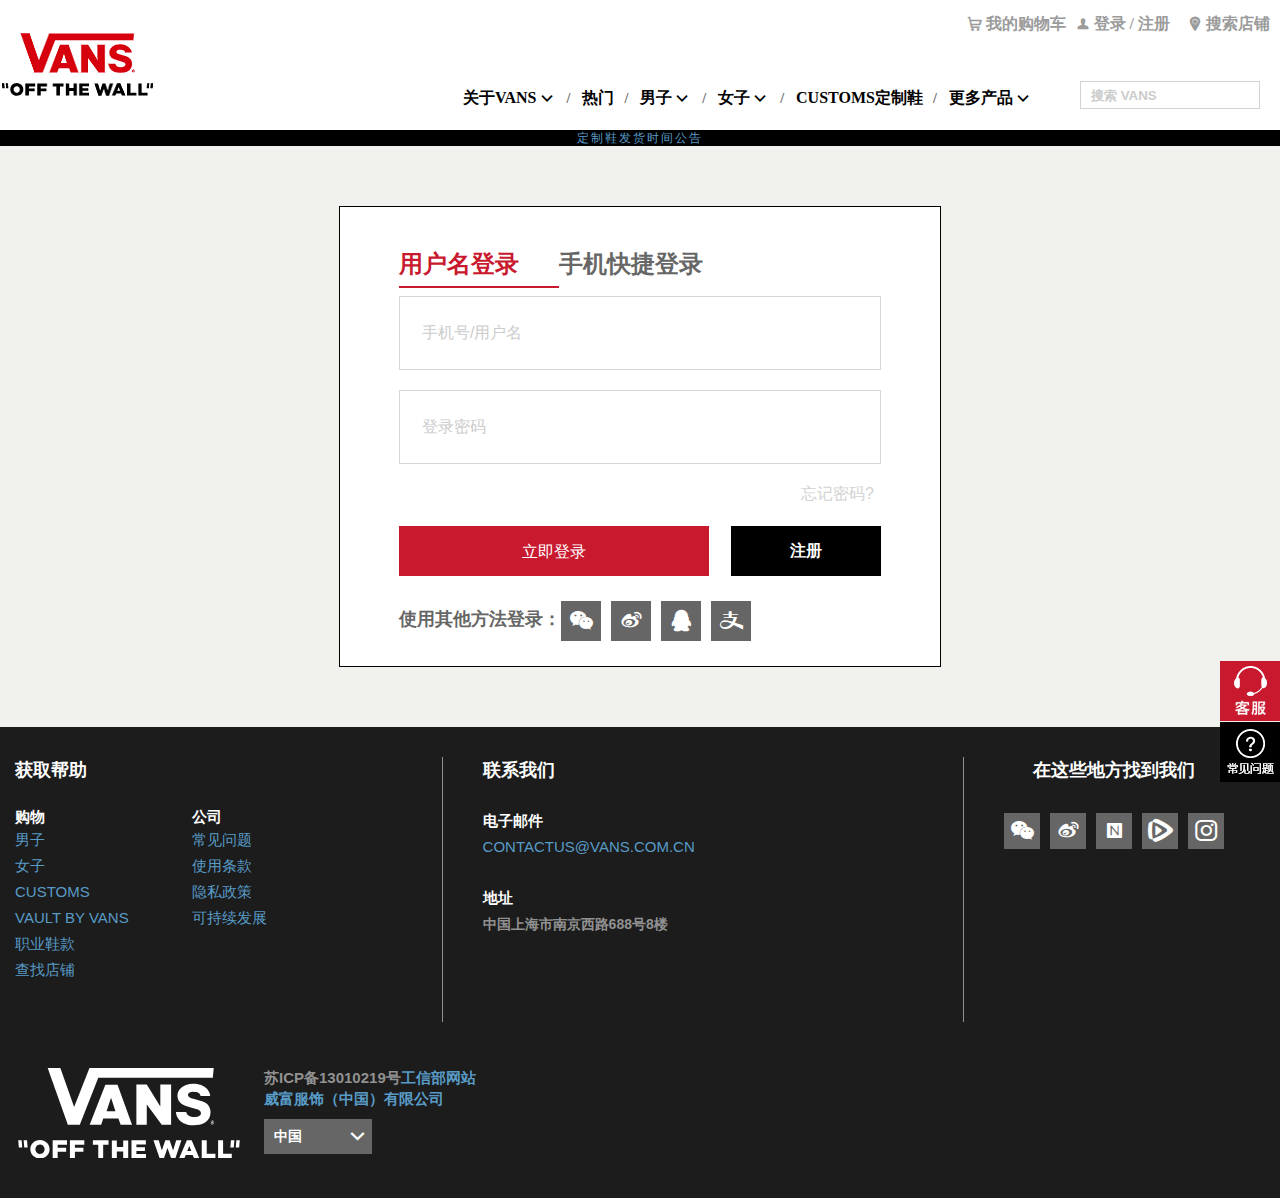
<file: login.html>
<!doctype html>
<html lang="en">
<head>
	<meta charset="UTF-8">
	<title>Document</title>
	<link rel="stylesheet" type="text/css" href="css/header.css">
	<link rel="stylesheet" type="text/css" href="css/log-reg.css">
	<link rel="stylesheet" type="text/css" href="css/iconfont.css">
	<link rel="stylesheet" type="text/css" href="css/footer.css">
</head>
<body>
	<!-- header -->
	<header class="head">
		<!-- headertop -->
		<div class="header">
			<div class="hdtop">
				<dvi class="hdLinks">
					<a href="#"><i class="iconfont icon-dingwei"></i> 搜索店铺</a>
				</dvi>
				<dvi class="hdLogin">
					<a href="register.html"> 注册</a>
					<a href="#">&nbsp;/&nbsp;</a>
					<a href="login.html">
						<i class="iconfont icon-denglu"></i> 登录</a>	
				</dvi>
				<dvi class="hdCart">
					<a href="#"><i class="iconfont icon-gouwuche"></i> 我的购物车</a>
				</dvi>
			</div>
		</div>
		<!-- headnav -->
		<div class="hdMenuBox">
			<div class="hdMenu">
				<a class="logo" href="index.html"><img src="img/logo.png"></a>
				<div class="nav">
					<ul>
						<li class="l1">
							<a href="#">关于VANS <i class="iconfont icon-xiajiantou"></i>  <span>/</span><span class="nav_li_jiantou1"></span></a>	
						</li>
						<li>
							<a href="activity.html">热门<span>/</span></a>
						</li>
						<li class="l2">
							<a href="#" >男子 <i class="iconfont icon-xiajiantou"></i>     <span>/</span><span class="nav_li_jiantou2"></span></a>
						</li>
						<li class="l3">
							<a href="girl.html">女子  <i class="iconfont icon-xiajiantou"></i>     <span>/</span><span class="nav_li_jiantou3"></span></a>
						</li>
						<li>
							<a href="#">CUSTOMS定制鞋<span>/</span></a>
						</li>
						<li class="l4">
							<a href="#">更多产品  <i class="iconfont icon-xiajiantou"></i><span class="nav_li_jiantou4"></span></a>
						</li>
					</ul>
				</div>
				<div class="hdSerach">
					<input class="hdtext" type="text" placeholder="搜索 VANS">
    				<!-- <input class="btn" type="button" > -->
				</div>	
			</div>
			<div class="nav_box1">
				<ul class="nav_box1_list1">
					<li><a href="#">THIS IS OFF THE WALL</a></li>
					<li><a href="#">运动员</a></li>
					<li><a href="#">HOUSE OF VANS</a></li>
					<li><a href="#">新闻</a></li>
				</ul>
			</div>
			<div class="nav_box2">
				<ul class="nav_box2_list2">
					<li><a href="#">鞋款</a></li>
					<li><a href="#">服饰</a></li>
					<li><a href="#">配件</a></li>
					<li><a href="#"><img class="nav_imgs" src="img/navbox2.jpg" /></a></li>
				</ul>
			</div>
			<div class="nav_box3">
				<ul class="nav_box3_list3">
					<li><a href="#">鞋款</a></li>
					<li><a href="#">服饰</a></li>
					<li><a href="#">配件</a></li>
					<li><a href="#"><img class="nav_imgs" src="img/navbox1.jpg" /></a></li>
				</ul>
			</div>
			<div class="nav_box4">
				<ul class="nav_box4_list4">
					<li><a href="#">CLASSICS  经典款</a></li>
					<li><a href="#">PRO SKATE 职业鞋款</a></li>
					<li><a href="#">VAULT BY VANS</a></li>
				</ul>
			</div>
			<!-- </div> -->
		</div>
		<!-- 公告 -->
		<div class="gonggao">
			<a class="gtext" href="#">定制鞋发货时间公告</a>
		</div>
	</header>
	<section class="main">
		<div class="login_page">
			<div class="l_title">
				<h2 class="active">用户名登录</h2>
				<h2>手机快捷登录</h2>				
			</div>
			<div class="main_content">
				<ul>
					<li class="main_list">
						<input id="userphone" class="main_input1" type="text" placeholder="手机号/用户名" />
						<span class="main_list_span"><img src="img/tanhao.png"> <span>请填写手机号/用户名</span></span>
						<span class="userspan"></span>
					</li>
					<li class="main_list">
						<input id="userpass" class="main_input2" type="password" placeholder="登录密码" />
						<span class="main_list_span"><img src="img/tanhao.png"> <span>请输入密码</span></span>
						<span class="userspan"></span>
					</li>
					<li class="forget">
						<a href="#">忘记密码?</a>
					</li>
					
					<button id="login">立即登录</button><a class="m_reg" href="register.html">注册</a>	
				</ul>
			</div>	
			<div class="m_other">
				<span>使用其他方法登录：</span>
				<a href="#"><i class="iconfont  icon-weixin"></i></a>
				<a href="#"><i class="iconfont  icon-weibo"></i></a>
				<a href="#"><i class="iconfont  icon-QQ"></i></a>
				<a href="#"><i class="iconfont  icon-zhifubao"></i></a>
			</div>
		</div>		
	</section>


		<!-- footer -->
	<div class="foot">
		<div class="maxFooter">
			<div class="footer">
				<div class="foot_l">
				<h3 class="f_title">获取帮助</h3>
				<div class="f_article">
					<ul class="f_art_left">
						<h4>购物</h4>
						<li><a href="#">男子</a></li>
						<li><a href="#">女子</a></li>
						<li><a href="#">CUSTOMS</a></li>
						<li><a href="#">VAULT BY VANS</a></li>
						<li><a href="#">职业鞋款</a></li>
						<li><a href="#">查找店铺</a></li>
					</ul>
					<ul class="f_art_right">
						<h4>公司</h4>
						<li><a href="#">常见问题</a></li>
						<li><a href="#">使用条款</a></li>
						<li><a href="#">隐私政策</a></li>
						<li><a href="#">可持续发展</a></li>
					</ul>
				</div>
				</div>
				<div class="foot_c">
					<h3 class="f_title">联系我们</h3>
					<ul class="f_c_center">
						<h4>电子邮件</h4>	
						<li class="f_c_c_li1"><a href="">CONTACTUS@VANS.COM.CN</a></li>
						<h4>地址</h4>
						<li class="f_c_c_li2">中国上海市南京西路688号8楼</li>
					</ul>
				</div>
				<div class="foot_r">	
					<ul class="f_suerlook">
						<h3 class="f_title">在这些地方找到我们</h3>
						<li>
							<a href="#" title="微信"><i class="iconfont icon-weixin"></i></a>
						</li>
						<li>
							<a href="#" title="新浪微博"><i class="iconfont icon-weibo"></i></a>
						</li>
						<li>
							<a href="#" title="nice"><i class="iconfont icon-n"></i></a>
						</li>
						<li>
							<a href="#" title="腾讯视频专区"><i class="iconfont icon-tengxunshipin"></a></i>
						</li>
						<li>
							<a href="#" title="instagram"><i class="iconfont icon-Instagram"></i></a>
						</li>
					</ul>
				</div>
			</div>	
			<div class="f_buttom">
				<img src="img/f_logo.png" />
				<div class="f_b_right">
				<p><a href="#">苏ICP备13010219号</a><span>工信部网站</span></p>
				<p><span>威富服饰（中国）有限公司</span></p>
				<div class="f_b_country">
					<div class="f_b_title">
						<span>中国</span><i class="iconfont icon-xiajiantou"></i>
					</div>
					<div class="country_list">
						<ul class="c_list">
							<li><a href="#">中国</a></li>
							<li><a href="#">中国香港（繁体中文）</a></li>
							<li><a href="#">中国香港（英文）</a></li>
							<li><a href="#">中国台湾</a></li>
							<li><a href="#">阿根廷</a></li>
							<li><a href="#">爱尔兰</a></li>
							<li><a href="#">奥地利</a></li>
							<li><a href="#">澳大利亚</a></li>
							<li><a href="#">巴西</a></li>
							<li><a href="#">波兰</a></li>
							<li><a href="#">德国</a></li>
							<li><a href="#">俄罗斯</a></li>
							<li><a href="#">法国</a></li>
							<li><a href="#">韩国</a></li>
							<li><a href="#">荷兰</a></li>
							<li><a href="#">加拿大（法语）</a></li>
							<li><a href="#">加拿大（英语）</a></li>
							<li><a href="#">马来西亚</a></li>
							<li><a href="#">美国</a></li>
							<li><a href="#">墨西哥（西班牙语）</a></li>
							<li><a href="#">葡萄牙</a></li>
							<li><a href="#">日本</a></li>
							<li><a href="#">瑞典</a></li>
							<li><a href="#">瑞士</a></li>
							<li><a href="#">土耳其</a></li>
							<li><a href="#">西班牙</a></li>
							<li><a href="#">新加坡</a></li>
							<li><a href="#">新西兰</a></li>
							<li><a href="#">以色列</a></li>
							<li><a href="#">意大利</a></li>
							<li><a href="#">印度</a></li>
							<li><a href="#">英国</a></li>
						</ul>						
					</div>
				</div>				
				</div>
			</div>	
		</div>
	</div>
	
	<!-- 悬浮 -->
	<div class="service">
		<a href="#" title="客服"><img src="img/kf.png" /></a>
		<a href="#" ><img src="img/cjwt.png" /></a>
		<div class="zhiding">
			<img src="img/zd.png" />			
		</div>
	</div>
</body>
</html>
<script type="text/javascript" src="js/jquery-1.8.3.min.js"></script>
<script type="text/javascript" src="js/header.js"></script>
<script type="text/javascript" src="js/cookieTools.js"></script>
<script type="text/javascript" src="js/ajaxTools.js"></script>
<script type="text/javascript" src="js/login.js"></script>
</file>
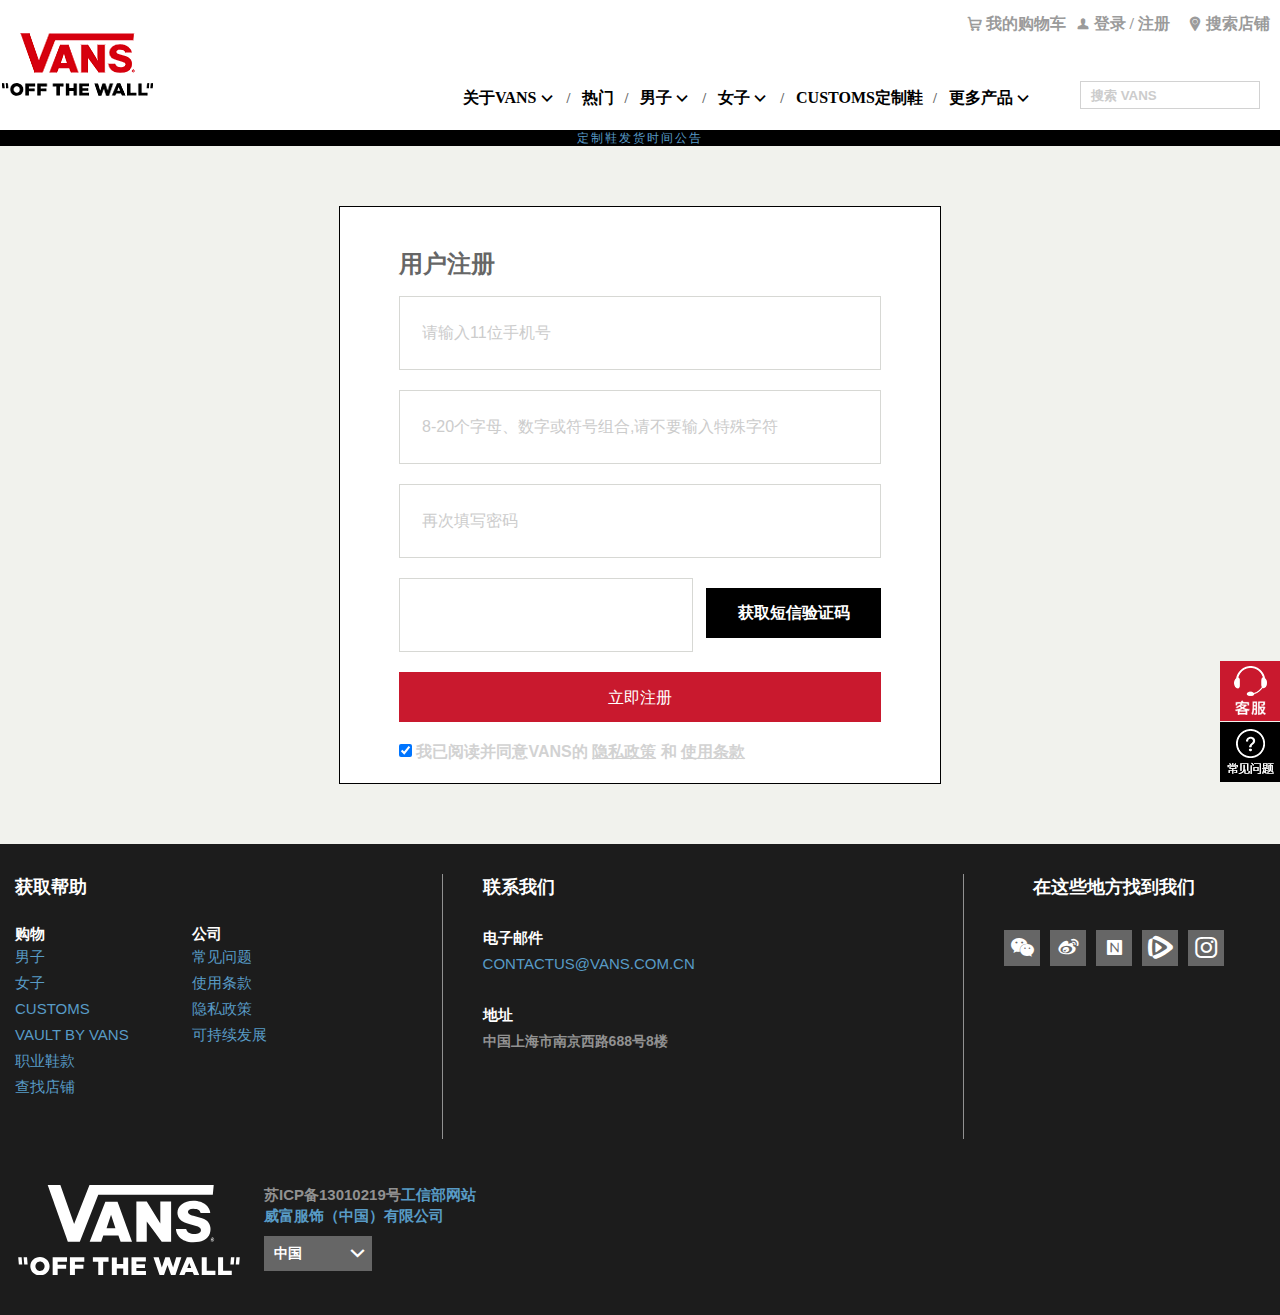
<file: register.html>
<!doctype html>
<html lang="en">
<head>
	<meta charset="UTF-8">
	<title>Document</title>
	<link rel="stylesheet" type="text/css" href="css/header.css">
	<link rel="stylesheet" type="text/css" href="css/log-reg.css">
	<link rel="stylesheet" type="text/css" href="css/iconfont.css">
	<link rel="stylesheet" type="text/css" href="css/footer.css">
</head>
<body>
	<!-- header -->
	<header class="head">
		<!-- headertop -->
		<div class="header">
			<div class="hdtop">
				<dvi class="hdLinks">
					<a href="#"><i class="iconfont icon-dingwei"></i> 搜索店铺</a>
				</dvi>
				<dvi class="hdLogin">
					<a href="register.html"> 注册</a>
					<a href="#">&nbsp;/&nbsp;</a>
					<a href="login.html">
						<i class="iconfont icon-denglu"></i> 登录</a>	
				</dvi>
				<dvi class="hdCart">
					<a href="#"><i class="iconfont icon-gouwuche"></i> 我的购物车</a>
				</dvi>
			</div>
		</div>
		<!-- headnav -->
		<div class="hdMenuBox">
			<div class="hdMenu">
				<a class="logo" href="index.html"><img src="img/logo.png"></a>
				<div class="nav">
					<ul>
						<li class="l1">
							<a href="#">关于VANS <i class="iconfont icon-xiajiantou"></i>  <span>/</span><span class="nav_li_jiantou1"></span></a>	
						</li>
						<li>
							<a href="activity.html">热门<span>/</span></a>
						</li>
						<li class="l2">
							<a href="#" >男子 <i class="iconfont icon-xiajiantou"></i>     <span>/</span><span class="nav_li_jiantou2"></a>
						</li>
						<li class="l3">
							<a href="girl.html">女子  <i class="iconfont icon-xiajiantou"></i>     <span>/</span><span class="nav_li_jiantou3"></a>
						</li>
						<li>
							<a href="#">CUSTOMS定制鞋<span>/</span></a>
						</li>
						<li class="l4">
							<a href="#">更多产品  <i class="iconfont icon-xiajiantou"></i><span class="nav_li_jiantou4"></a>
						</li>
					</ul>
				</div>
				<div class="hdSerach">
					<input class="hdtext" type="text" placeholder="搜索 VANS">
    				<!-- <input class="btn" type="button" > -->
				</div>	
			</div>
			<div class="nav_box1">
				<ul class="nav_box1_list1">
					<li><a href="#">THIS IS OFF THE WALL</a></li>
					<li><a href="#">运动员</a></li>
					<li><a href="#">HOUSE OF VANS</a></li>
					<li><a href="#">新闻</a></li>
				</ul>
			</div>
			<div class="nav_box2">
				<ul class="nav_box2_list2">
					<li><a href="#">鞋款</a></li>
					<li><a href="#">服饰</a></li>
					<li><a href="#">配件</a></li>
					<li><a href="#"><img class="nav_imgs" src="img/navbox2.jpg" /></a></li>
				</ul>
			</div>
			<div class="nav_box3">
				<ul class="nav_box3_list3">
					<li><a href="#">鞋款</a></li>
					<li><a href="#">服饰</a></li>
					<li><a href="#">配件</a></li>
					<li><a href="#"><img class="nav_imgs" src="img/navbox1.jpg" /></a></li>
				</ul>
			</div>
			<div class="nav_box4">
				<ul class="nav_box4_list4">
					<li><a href="#">CLASSICS  经典款</a></li>
					<li><a href="#">PRO SKATE 职业鞋款</a></li>
					<li><a href="#">VAULT BY VANS</a></li>
				</ul>
			</div>
			<!-- </div> -->
		</div>
		<!-- 公告 -->
		<div class="gonggao">
			<a class="gtext" href="#">定制鞋发货时间公告</a>
		</div>
	</header>

	<section class="main">
		<div class="login_page">
			<div class="l_title">
				<h2>用户注册</h2>				
			</div>

			<div class="main_content">
				<ul>
					<li class="main_list">
						<input id="userphone" class="main_input1"  type="text" placeholder="请输入11位手机号" />
						<span class="main_list_span"><img src="img/tanhao.png" > <span>请输入11位手机号</span></span>
						<span class="userspan"></span>
					</li>
					<li class="main_list">
						<input id="userpass" class="main_input2" type="password" placeholder="8-20个字母、数字或符号组合,请不要输入特殊字符" />
						<span class="main_list_span"><img src="img/tanhao.png" > <span>请填写密码，8-20个字符</span></span>
						<span class="userspan"></span>
					</li>
					<li class="main_list">
						<input id="pass" class="main_input3" type="password" placeholder="再次填写密码" />
						<span class="userspan"></span>
					</li>
					<li class="main_list">
						<input class="main_input4" type="text" /><a class="m_reg m_code" href="#">获取短信验证码</a>
					</li>
					<button id="reg">立即注册</button>
					<span class="main_content_span">
						<input class="consent" type="checkbox" checked>
						我已阅读并同意VANS的 <a href="#">隐私政策</a> 和 <a href="#">使用条款</a>
					</span>	
				</ul>
			</div>	
		</div>		
	</section>


		<!-- footer -->
	<div class="foot">
		<div class="maxFooter">
			<div class="footer">
				<div class="foot_l">
				<h3 class="f_title">获取帮助</h3>
				<div class="f_article">
					<ul class="f_art_left">
						<h4>购物</h4>
						<li><a href="#">男子</a></li>
						<li><a href="#">女子</a></li>
						<li><a href="#">CUSTOMS</a></li>
						<li><a href="#">VAULT BY VANS</a></li>
						<li><a href="#">职业鞋款</a></li>
						<li><a href="#">查找店铺</a></li>
					</ul>
					<ul class="f_art_right">
						<h4>公司</h4>
						<li><a href="#">常见问题</a></li>
						<li><a href="#">使用条款</a></li>
						<li><a href="#">隐私政策</a></li>
						<li><a href="#">可持续发展</a></li>
					</ul>
				</div>
				</div>
				<div class="foot_c">
					<h3 class="f_title">联系我们</h3>
					<ul class="f_c_center">
						<h4>电子邮件</h4>	
						<li class="f_c_c_li1"><a href="">CONTACTUS@VANS.COM.CN</a></li>
						<h4>地址</h4>
						<li class="f_c_c_li2">中国上海市南京西路688号8楼</li>
					</ul>
				</div>
				<div class="foot_r">	
					<ul class="f_suerlook">
						<h3 class="f_title">在这些地方找到我们</h3>
						<li>
							<a href="#" title="微信"><i class="iconfont icon-weixin"></i></a>
						</li>
						<li>
							<a href="#" title="新浪微博"><i class="iconfont icon-weibo"></i></a>
						</li>
						<li>
							<a href="#" title="nice"><i class="iconfont icon-n"></i></a>
						</li>
						<li>
							<a href="#" title="腾讯视频专区"><i class="iconfont icon-tengxunshipin"></a></i>
						</li>
						<li>
							<a href="#" title="instagram"><i class="iconfont icon-Instagram"></i></a>
						</li>
					</ul>
				</div>
			</div>	
			<div class="f_buttom">
				<img src="img/f_logo.png" />
				<div class="f_b_right">
				<p><a href="#">苏ICP备13010219号</a><span>工信部网站</span></p>
				<p><span>威富服饰（中国）有限公司</span></p>
				<div class="f_b_country">
					<div class="f_b_title">
						<span>中国</span><i class="iconfont icon-xiajiantou"></i>
					</div>
					<div class="country_list">
						<ul class="c_list">
							<li><a href="#">中国</a></li>
							<li><a href="#">中国香港（繁体中文）</a></li>
							<li><a href="#">中国香港（英文）</a></li>
							<li><a href="#">中国台湾</a></li>
							<li><a href="#">阿根廷</a></li>
							<li><a href="#">爱尔兰</a></li>
							<li><a href="#">奥地利</a></li>
							<li><a href="#">澳大利亚</a></li>
							<li><a href="#">巴西</a></li>
							<li><a href="#">波兰</a></li>
							<li><a href="#">德国</a></li>
							<li><a href="#">俄罗斯</a></li>
							<li><a href="#">法国</a></li>
							<li><a href="#">韩国</a></li>
							<li><a href="#">荷兰</a></li>
							<li><a href="#">加拿大（法语）</a></li>
							<li><a href="#">加拿大（英语）</a></li>
							<li><a href="#">马来西亚</a></li>
							<li><a href="#">美国</a></li>
							<li><a href="#">墨西哥（西班牙语）</a></li>
							<li><a href="#">葡萄牙</a></li>
							<li><a href="#">日本</a></li>
							<li><a href="#">瑞典</a></li>
							<li><a href="#">瑞士</a></li>
							<li><a href="#">土耳其</a></li>
							<li><a href="#">西班牙</a></li>
							<li><a href="#">新加坡</a></li>
							<li><a href="#">新西兰</a></li>
							<li><a href="#">以色列</a></li>
							<li><a href="#">意大利</a></li>
							<li><a href="#">印度</a></li>
							<li><a href="#">英国</a></li>
						</ul>						
					</div>
				</div>				
				</div>
			</div>	
		</div>
	</div>
	
	<!-- 悬浮 -->
	<div class="service">
		<a href="#" title="客服"><img src="img/kf.png" /></a>
		<a href="#" ><img src="img/cjwt.png" /></a>
		<div class="zhiding">
			<img src="img/zd.png" />			
		</div>
	</div>
</body>
</html>
<script type="text/javascript" src="js/jquery-1.8.3.min.js"></script>
<script type="text/javascript" src="js/header.js"></script>
<script type="text/javascript" src="js/register.js"></script>
<script type="text/javascript" src="js/ajaxTools.js"></script>
</file>
<file: css/header.css>
/*公告样式*/
body,p,dl,dd,ul,ol,li,div,h1,h2,h3,h4,h5,h6,form,input,table,tr,td{
	margin:0;
	padding:0;
}
body{
	font-family: "微软雅黑",Arial;
	position: relative;
	height: 1000px;
	overflow:scroll; 
	overflow-x:hidden;
}
ul,ol{
	list-style:none;
}
img{
	border: 0;
}
a{
	text-decoration: none;
}

/*header start*/

/*headertop start*/
.head{
	width: 100%;
	height: 146px;
}
.header{
	width: 100%;
	height: 48px;
	position: absolute;
	top: 0;
	z-index: 9;
	margin: 0 auto;	
}
.hdtop{
	width: 1280px;
	height: 48px;
	margin: 0 auto;
}
.hdtop i{
	font-size: 14px;
}
.hdCart,.hdLinks{
	width: 100px;
	height: 48px;
	float: right;
	padding-right: 10px;
	position: relative;
}
.hdLogin{
	/*width: 120px;*/
	height: 48px;
	float: right;
}
.hdCart a,.hdLogin a,.hdLinks a{
	font-size: 16px;
	color: #9b9b9b;
	float: right;
	line-height: 48px;
	font-family: "微软雅黑";
	font-weight: 600; 
}
.hdCart a:hover{
	color: #D6000F;
}
.hdLogin a:nth-child(1){
	margin:0;
}
.hdLogin a:nth-child(2){
	color: #9b9b9b;
	margin: 0;
}
.hdLogin a:hover{
	color: #D6000F;
}
.hdLinks a:hover{
	color: #D6000F;
}
.hd_my_show{
	display: block;
	width: 15px;
	height: 15px;
	color: #fff;
	background: #C9192E;
	font-size: 12px;
	border-radius: 30px;
	line-height: 15px;
	text-align: center;
	position: absolute;
	top: 8px;
	left: 6px;
	display: none;
}
#hd_reg_no{
	display:none; 
}
#hd_log_no{
	display: none;
}
/*headertop end*/

/*headernav start*/
.hdMenuBox{
	width: 100%;
	height: 130px;
	background: #fff;
	position: absolute;
	margin: 0 auto;
	top:0;
}
.hdMenu{
	background: #fff;
	width: 1280px;
	height: 130px;
	margin: 0 auto;
}
.logo{
	display: block;
	width: 156px;
	height: 130px;
	float: left;
}
.nav{
	float: left;
	width: 615px;
	height: 50px;
	margin-left: 295px;
	margin-top: 73px;
	margin-right: 10px;	
}
.nav ul li{
	float: left;
	font-size: 16px;
	line-height: 50px;
	font-family: "微软雅黑";
	font-weight: 600;
	text-indent: 2px;
	margin-left: 10px;
}
.nav ul li a{
	color: #000;
	position: relative;
}
.nav ul li a i{
	font-size: 12px;
}
.nav ul li a img{
	display: inline-block;
}
.nav ul span{
	color: #666;
	font-size: 14px;
	margin-left: 10px;
}
.nav ul li:hover .nav_li_jiantou1{
	display: block;
}
.nav ul li:hover .nav_li_jiantou2{
	display: block;
}
.nav ul li:hover .nav_li_jiantou3{
	display: block;
}
.nav ul li:hover .nav_li_jiantou4{
	display: block;
}
.nav_li_jiantou1,.nav_li_jiantou2,.nav_li_jiantou3,.nav_li_jiantou4{
	width: 0;
	height: 0;
	border: 13px solid transparent;
	border-bottom-color: #000;
	position: absolute;
	top: 12px;
	display: none;
}
.nav_li_jiantou1,.nav_li_jiantou4{
	left: 20%;
}
.nav_li_jiantou2,.nav_li_jiantou3{
	left: -7%;
}
.nav_box1,.nav_box4{
	width: 100%;
	height: 138px;
	margin: 0 auto;
	z-index: 10;
	background: #000;
	position: absolute;
	top: 120px;
	display: none;
}
.nav_box1_list1,.nav_box4_list4{
	margin: 0 auto;
	padding-top: 50px;
	width: 1280px;
	height: 38px;
	color: #fff;
	line-height: 38px;
	z-index: 15;
}
.nav_box1_list1 li{
	float: left;
	width: 320px;
	height: 38px;
	line-height: 38px;
}
.nav_box1_list1 a,.nav_box4_list4 a,.nav_box2_list2 a ,.nav_box3_list3 a{
	font-size: 16px;
	font-weight: 600;
	color: #fff;
}
.nav_box4_list4 li{
	float: left;
	width: 426px;
	height: 38px;
	line-height: 38px;
}
.nav_box2,.nav_box3{
	width: 100%;
	height: 332px;
	background: #000;
	position: absolute;
	margin: 0 auto;
	top: 120px;
	display: none;
	z-index: 10;
}
.nav_box2_list2,.nav_box3_list3{
	margin: 0 auto;
	padding-top: 50px;
	width: 1280px;
	height: 232px;
	color: #fff;
	z-index: 15;
}
.nav_box2_list2 li ,.nav_box3_list3 li{
	float: left;
	width: 300px;
	height: 232px;	
}
.nav_box2_list2 li:last-child , .nav_box3_list3 li:last-child{
	width: 380px;
}
.hdSerach{
	float: right;
	margin-top: 81px;
	margin-right: 20px;
	width: 180px;
}
.btn{
	width:30px;
	height:28px;
	border:1px solid #e5e5e5;
	border-left:0;
	text-indent:-100px;
	background:url(../img/serach.png);
	float:left;
	outline: none;
}
.hdtext{
	border: 1px solid #d2d2d2;
	height: 26px;
	width: 178px;
	text-indent:10px; 
	color: red;
	float:left;
	font-weight: 600;	
	-webkit-appearance:none;
	outline: none;
}
input::-webkit-input-placeholder,   
textarea::-webkit-input-placeholder {   
    color: #ccc;   
} 
/*headernav end*/
/*header*/


/*公告开始*/
.gonggao{
	width: 100%;
	height: 16px;
	background: #000;
	top: 130px;
	position: absolute;
}
.gtext{
	display: block;
	height: 16px;
	font-size: 12px;
	color:#589BC6;
	line-height: 16px;
	text-align: center;
	letter-spacing: 2px;
}
/*公告结束*/
</file>
<file: css/index.css>
/*banner*/
.banner{
	width: 100%;
	margin: 0 auto;
	overflow: hidden;
}
.banner_top{
	width: 1280px;
	height: 600px;
	margin: 0 auto;
}
.banner_top a img{
	width: 100%;
	height: 100%;
	max-width: 100%;
}

/*banner_center*/
.ban_cen{
	width: 100%;
	height: 575px;
}
.banner_center{
	margin: 0 auto;
	width: 1269px;
	height: 575px;
	margin-top: 22px;
	position: relative;
}
.b_c_left,.b_c_right{
	position: absolute;
	top: 50%;
	cursor: pointer;
}
.b_c_left i,.b_c_right i{
	font-size: 45px;
}
.b_c_left i:hover,.b_c_right i:hover{
	color: #D6000F;
}
.b_c_left{
	left: -45px;
}
.b_c_right{
	right: -45px;
}
.b_c_center{
	width: 1293px;
	height: 575px;
	margin-left: -12px;
	overflow: hidden;
	position: relative;
}
.slideshow{
	width: 5196px;
	height: 575px;
	list-style: none;
	/*overflow: hidden;*/
	position: absolute;
	left: -1299px;
}
.swiper_slide{
	width: 433px;
	height: 575px;
	float: left;
	left: 0px;
}
.s_s_img{
	padding-left: 12px;
	padding-right: 12px;
}
.s_s_img a{
	width: 407px;
	height: 407px;
	display: block;
	overflow: hidden;
}
.s_s_img a img{
	width: 100%;
	height: 100%;
	transition: all 0.6s;
}
.s_s_img a img:hover{
	transform: scale(1.1);
}
.info{
	width: 407px;
	height: 160px;
	padding: 0px 12px;
}
.info h1{
	width: 377px;
	height: 21px;
	padding: 15px;
    margin-top: 8px;
    text-align: center;
}
.info h1 a{
	display: block;
	width: 377px;
	height: 21px; 
	font-size: 20px;
    color: #000;
    letter-spacing: 2px;
}
.choose{
	width: 180px;
	height: 48px;
	margin: 0 auto;
	margin-top: 61px;
	background: #2b2b2b;
	text-align: center;
}
.info .choose a{
	width: 180px;
	height: 48px;
	line-height: 48px;
	display: block;
	font-size: 16px;
	font-weight: 600;
	color: #fff;
}
.info .choose a:hover{
	background: #000;
}

/*banner_bottom*/
.ban_bot{
	width: 100%;
	overflow: hidden;
}
.banner_bottom{
	width: 1280px;
	margin: 0 auto;
	overflow: hidden;
	margin-top: 72px;
	margin-bottom: 22px;	
}
.group{
	width: 1280px;
	list-style: none;
	overflow: hidden;
	float: left;
}
.group_list{
	width: 406px;
    box-sizing: border-box;
	float: left;
	position: relative;
	text-align: center;
}
.g_l_padd{
	margin: 0 30px;
}
.group_list a{
	width: 100%;
	height: 260px;
	display: block;
	overflow: hidden;
}
.group_list a img{
	display: block;
	width: 100%;
	height: 100%;
	transition: all 0.6s;
}
.group_list a img:hover{
	transform: scale(1.1);
}
.group_list span{
	position: absolute;
	color: #fff; 
    display: block;
    font-weight: 600;
    width: 100%;
    height: 10px;
    text-align: center;
}
.g_text1{
    top: 110px;
    font-size: 35px;
    letter-spacing: 2px; 
}
.g_text2{
    top: 157px;
    font-size: 20px;
    letter-spacing: 2px; 
}

/*activity_section*/
.activity{
	width: 100%;
	overflow: hidden;
}
.activity_section{
	width: 1280px;
	margin: 0 auto;
	overflow: hidden;
	background: #f1f2ed;
}
.act_title{
	width: 1280px;
	height: 130px;
    font-size: 36px;
    line-height: 120px;
    font-weight: 600;
    letter-spacing: 3px;
    text-align: center;
    padding-top: 10px;
}
.act_list{
	width: 1280px;
	overflow: hidden;
}
.act_list_li{
	width: 630px;
	float: left;
	box-sizing: border-box;
	padding-right: 20px;
	margin-bottom: 30px;
}
.act_list_li a{
	width: 630px;
	height: 527px;
	display: block;
	text-align: center;
	color: #000;
	transition: all 0.6s;
}
.act_list_li a img{
	width: 628px;
	height: 399px;
	padding-top: 1px;
}
.act_text1{
	font-size: 18px;
	font-weight: 600;
	padding-top: 15px;
	padding-bottom: 10px;
}
.act_text2{
	font-size: 16px;
}
.act_list_li a:hover{
	/*border: 1px solid #333;*/
	background: #000;
	color: #fff;
}
.clearli{
	float: right;
	padding-right: 0px;
}
</file>
<file: css/iconfont.css>
@font-face {font-family: "iconfont";
  src: url('iconfont.eot?t=1552815563602'); /* IE9 */
  src: url('iconfont.eot?t=1552815563602#iefix') format('embedded-opentype'), /* IE6-IE8 */
  url('[data-uri]') format('woff2'),
  url('iconfont.woff?t=1552815563602') format('woff'),
  url('iconfont.ttf?t=1552815563602') format('truetype'), /* chrome, firefox, opera, Safari, Android, iOS 4.2+ */
  url('iconfont.svg?t=1552815563602#iconfont') format('svg'); /* iOS 4.1- */
}

.iconfont {
  font-family: "iconfont" !important;
  font-size: 16px;
  font-style: normal;
  -webkit-font-smoothing: antialiased;
  -moz-osx-font-smoothing: grayscale;
}

.icon-gouwuche:before {
  content: "\e726";
}

.icon-kefu:before {
  content: "\e635";
}

.icon-zuojiantou:before {
  content: "\e641";
}

.icon-dingwei:before {
  content: "\e607";
}

.icon-denglu:before {
  content: "\e603";
}

.icon-qian:before {
  content: "\e645";
}

.icon-youjiantou:before {
  content: "\e62a";
}

.icon-changjianwentixiangguanwenti:before {
  content: "\e689";
}

.icon-weixin:before {
  content: "\e63f";
}

.icon-zhifubao:before {
  content: "\e64b";
}

.icon-weixin1:before {
  content: "\e64f";
}

.icon-add:before {
  content: "\e608";
}

.icon-subtract:before {
  content: "\e609";
}

.icon-weibo:before {
  content: "\e65a";
}

.icon-QQ:before {
  content: "\e666";
}

.icon-zhiding:before {
  content: "\e786";
}

.icon-xiajiantou:before {
  content: "\e61f";
}

.icon-tengxunshipin:before {
  content: "\e636";
}

.icon-n:before {
  content: "\e656";
}

.icon-N:before {
  content: "\e624";
}

.icon-Instagram:before {
  content: "\e60d";
}
</file>
<file: css/footer.css>
/*maxFooter start*/
.foot{
	width: 100%;
	overflow: hidden;
	background: #1c1c1c; 
}
.maxFooter{
	width: 1280px;
	background: #1c1c1c;
	height: 471px;
	margin: 0 auto;
}
.footer{
	width:1280px;
	height: 265px;
	padding: 30px 15px;
}
.foot_l{
	width:33.33%;
	height: 265px;
	float: left;
	border-right: 1px solid #919191;
}
.f_title{
	font-size: 18px;
	color: #fff;
	line-height: 26px;
}
.f_article{
	margin-top: 25px;
}
.footer h4{
	color: #fff;
	font-size: 14.5px;
}
.footer a{
	color: #589BC6;
	font-size: 15px;
}
.footer a:hover{
	color: #C9192E;
	font-size: 15.1px;
}
.f_art_left{
	float: left;
	width: 177px;
}
.f_art_left li,.f_art_right li{
	line-height: 26px;
	font-size: 15px;
}
.f_art_right{
	float: left;
	width: 177px;
}
.foot_c{
	margin-left: 40px;
	float: left;
}
.f_c_center{
	margin-top: 25px;
	line-height: 26px; 
}
.f_c_center li{
	color: #919191;
}
.f_c_c_li1{
	margin-bottom: 25px;
}
.f_c_c_li2{
	font-size: 14px;
	font-weight: 600;
}
.foot_r{
	width: 331px;
	height: 265px;
	float: right;
	border-left: 1px solid #919191;
}
.f_suerlook a{
	color: #fff;
}
.f_suerlook a:hover{
	color: #fff;
}
.f_suerlook{
	width: 290px;
	height: 92px;
	margin-left: 40px;
}
.f_suerlook .f_title{
	width: 220px;
	text-align: center;
	margin-bottom: 30px;
}
.f_suerlook li{
	width: 36px;
	height: 36px;
	margin-right: 10px;
	float: left;
	background: #666;
	color: #fff;
	line-height: 36px;
	text-align: center;
}
.f_suerlook li:hover{
	background: #50c232;
	transition: all 0.6s;
}
.f_suerlook li:nth-child(3):hover{
	background: #e90e24;
}
.f_suerlook li:nth-child(4):hover{
	background: #ffd800;
}
.f_suerlook li:nth-child(5):hover{
	background: #21b1ff;
}
.f_suerlook li:nth-child(6):hover{
	background: #a12eb2;
}
.f_suerlook li i{
	font-size: 23px;
}
.f_buttom{
	width: 100%;
	height: 91px;
	padding: 15px 15px 40px 15px;
}
.f_buttom img{
	float: left;
}
.f_b_right{
	margin-left: 22px;
	float: left;
	width: 220px;
	height: 87px;
	line-height: 21px;
}
.f_b_right p a{
	color: rgb(145, 145, 145);
	font-weight: 600;
	font-size: 15px;
}
.f_b_right span{
	font-size: 15px;
	color: rgb(88, 155, 198);
	font-weight: 600;
}
.f_b_country{
	padding-left: 10px;
	width: 98px;
	height: 35px;
	background: #666;
	margin-top: 10px;
	text-align: center;
	line-height: 35px;
	position: relative;
}
.f_b_title{
	cursor: pointer;
}
.f_b_title span{
	color: #fff;
	font-size: 14px;
	font-weight: 600;
	float: left;
}
.f_b_title i{
	color: #fff;
	font-size: 15px;
	margin-left: 40px;
	font-weight: 600;
}
/*maxFooter end*/
.country_list{
	width: 240px;
	height: 410px;
	left: 0;
	bottom: 35px;
	position: absolute;
	z-index: 999;
	background: #fff;
	border: 1px solid #ccc;
	overflow-y: scroll;
	display: none;
}
.c_list{
	width: 223px;
	height: 1440px;
	margin-top: 17px;
	list-style: none;
}
.c_list a{ 
	font-size: 14px;
	color: #000;
	line-height: 45px;
	width: 203px;
	height: 45px;
	display: block;
	font-weight: 600;
}
.c_list li{
	padding: 0px 10px;
	overflow: hidden;
	text-align: left;	
}
.c_list li:nth-child(1){
	background: #e7e7e7;
}

/*悬浮*/
.service{
	width: 60px;
	height: 180px;
	position: fixed;
	right: 0;
	bottom: 59px;
}
.service a{
	display: block;
	width: 60px;
	height: 61px;
}
.service .zhiding{
	display: none;
}
</file>
<file: css/activity.css>
section{
    width: 100%;
    /* height: 100%; */
    overflow: hidden;
    background: url(../img/banner_bg.jpg) no-repeat center;
    background-size: 100% 100%;
    padding-bottom: 45px;
    padding-left: 15px;
    padding-right: 15px;
    box-sizing: border-box;
}
.content1{
    width: 1280px;
    margin-bottom: 6px;
    position: relative;
    margin: 0 auto;
}
.content1 img{
    width: 1280px;
    overflow: hidden;
}
.xuangou{
    display: block;
    width: 176px;
    height: 42px;
    border: 2px solid #fff;
    color: #fff;
    line-height: 42px;
    text-align: center;
    position: absolute;
    left: 42%;
    top: 85%;
    font-weight: 600;
}
.xuangou:hover{
    background: #000;
    border: 2px solid #000;
}
.content2{
    width: 1280px;
    height: 467px;
    margin: 0 auto;
    /* padding-bottom: 2px; */
    position: relative;
}
.con2_left{
    width: 638px;
    height: 458px;
    float: left;
    box-sizing: border-box;
    margin-right: 2px;
}
.con2_right{
    width: 638px;
    height: 458px;
    float: left;
    box-sizing: border-box;
    margin-left: 2px;
}
.con2_left img, .con2_right img{
    width: 638px;
    height: 458px;
    float: left;
    box-sizing: border-box;
}
.xg_p{
    position: absolute;
    left: 27px;
    top: 390px;
}
.left_h2{
    color: #fff;
    font-size: 18px;
    position: absolute;
    left: 27px;
    top: 350px;
}
.rig1{
    top:350px;
    left: 670px; 
}
.rig2{
    top:390px;
    left: 670px; 
}
.con2_right .rig_img{
    height: 326px;
}
.rig_two{
    background: #000;
}
.rig1_1{
    font-size: 20px;
}
.xg_p1{
    position: absolute;
    left: 672px;
    top: 390px;
}


.group_list a img{
	display: block;
	width: 100%;
	height: 100%;
	transition: all 0.6s;
}
.group_list a img:hover{
	transform: scale(1.1);
}
</file>
<file: css/log-reg.css>
/*main*/
section{
	padding-bottom: 60px;
}
.main{
	width: 100%;
	/*height: 461px;*/
	overflow: hidden;
	background: #F1F2ED;
}
.login_page{
	width: 600px;
	/*height: 460px;*/
	overflow: hidden;
	margin: 0 auto;
	border: 1px solid #000;
	margin-top: 60px;
	background: #fff;
}
.l_title{
	width: 541px;
	height: 44px;
	margin-top: 35px;
	margin-bottom: 10px;
	padding-left: 59px;
}
.l_title h2{
	font-size: 24px;
	color: #666;
	float: left;
	width: 160px;
	text-align: left;
	cursor: pointer;
	background: #fff;
	line-height: 44px;
	font-weight: 600px;
}
.l_title .active{
	border-bottom: 2px solid;
    padding: 0px;
    color: #C9192E;
}
.main_content{
	width: 600px;
	/*height: 280px;*/
	overflow: hidden;
}
.main_input1 ,.main_input2,.main_input3{
	font-size: 16px;
	line-height: 30px;
	width: 458px;
	height: 50px;
	margin-left: 59px;
	margin-bottom: 20px;
	border: 1px solid #d7d8d4;
	padding: 11px 0px 11px 22px;
}
.forget a{
	width: 80px;
	height: 32px;
	margin-right: 59px;
	display: block;
	color: #d2d2d2;
	font-size: 16px;
	float: right;
}
/*.main_content button{*/
#login{	
	width: 310px;
	height: 50px;
	background: #C9192E;
	text-align: center;
	line-height: 50px;
	cursor: pointer;
	border: 0px;
	color: #fff;
	font-size: 16px;
	margin-left: 59px;
	margin-top: 42px;
	float: left;
}
#login:hover{
	background: #000;
	transition: all 0.3s;
}
.m_reg{
	float: right;
	width: 150px;
	height: 50px;
	display: inline-block;
	color: #fff;
	background: #000;
	margin-right: 59px;
	line-height: 50px;
	text-align: center;
	font-weight: 600;
	margin-top: 10px;
}
.m_other{
	width: 482px;
	height: 40px;
	margin: 25px 59px 25px 59px; 
}
.m_other span{
	font-size: 18px;
	line-height: 37px;
	font-weight: 600;
	color: #666;
	float: left;
}
.m_other a{
	display: block;
	width: 40px;
	height: 40px;
	margin-right: 10px;
	background: #666;
	color: #fff;
	float: left;
	text-align: center;
	line-height: 40px;
}
.m_other a i{
	font-size: 23px;
}
.main_list{
	position: relative;
}
.main_list_span{
	display: block;
	position: absolute;
	left: 59px;
	top: 46px;
	color: #C9192E;
	font-size: 12px;
	height: 16px;
	line-height: 16px;
	padding: 4px 10px;
	background: #efe5e2;
	font-weight: 600;
	text-align: center;
	display: none;
}
.main_list_span img{
	width: 16px;
	height: 16px;
	vertical-align: middle;
}
.main_list_span span{
vertical-align: middle;
}

/*register*/
.main_input4{
	font-size: 16px;
	line-height: 30px;
	width: 270px;
	height: 50px;
	margin-left: 59px;
	margin-right: 8px;
	margin-bottom: 20px;
	border: 1px solid #d7d8d4;
	padding: 11px 0px 11px 22px;
}
#reg{
	width: 482px;
	height: 50px;
	background: #C9192E;
	text-align: center;
	line-height: 50px;
	cursor: pointer;
	border: 0px;
	color: #fff;
	font-size: 16px;
	margin-left: 59px;
	margin-bottom: 10px;
}
#reg:hover{
	background: #000;
	transition: all 0.3s;
}
.m_code{
	width: 175px;
}

.main_content_span{
	margin-left: 59px;
	color: #d2d2d2;
	font-size: 16px;
	margin-bottom: 20px;
	margin-top: 10px;
	display: inline-block;
	font-weight: 600;
}
.main_content_span a{
	color: #d2d2d2;
	text-decoration: underline; 
}
.main_content_span a:hover{
	color: #C9192E;
}
.userspan{
	display: block;
	position: absolute;
	left: 59px;
	top: 46px;
	color: #C9192E;
	font-size: 12px;
	height: 16px;
	line-height: 16px;
	padding: 4px 10px;
	background: #efe5e2;
	font-weight: 600;
	display: none;
}
</file>
